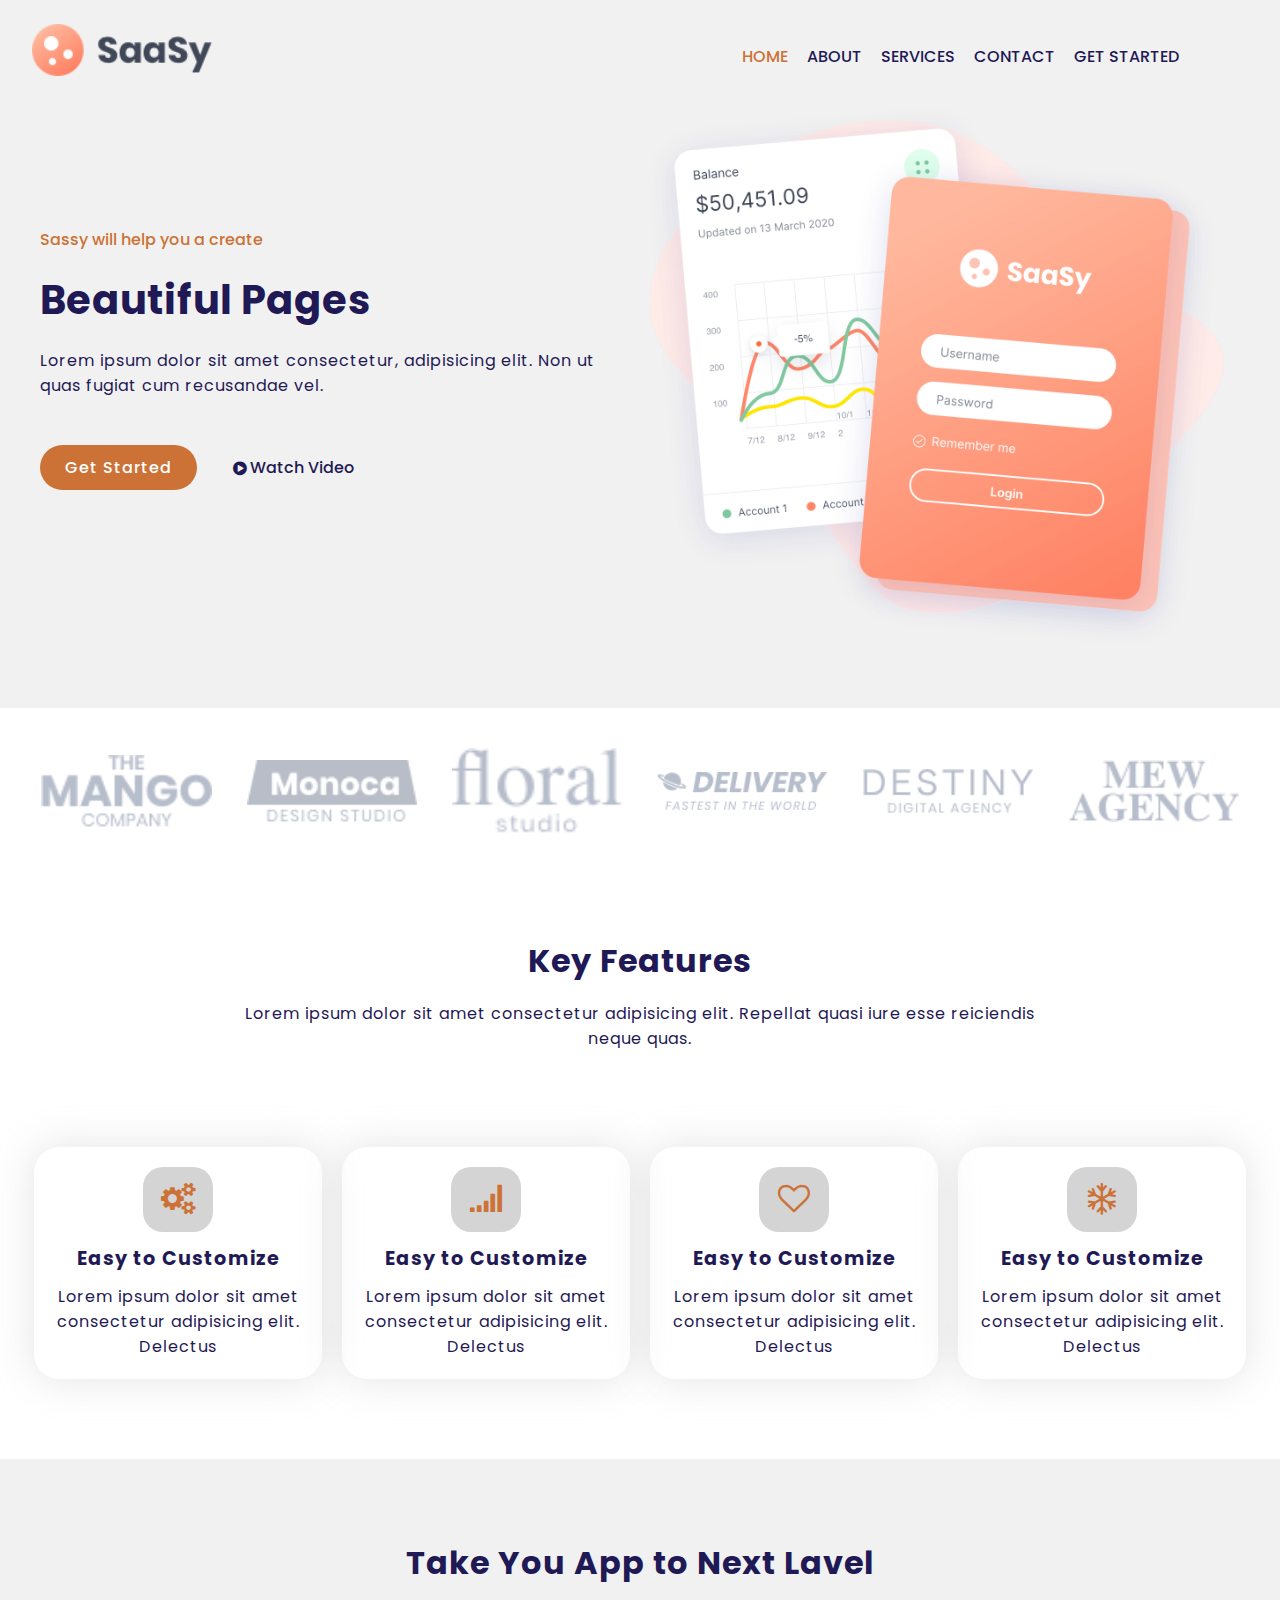
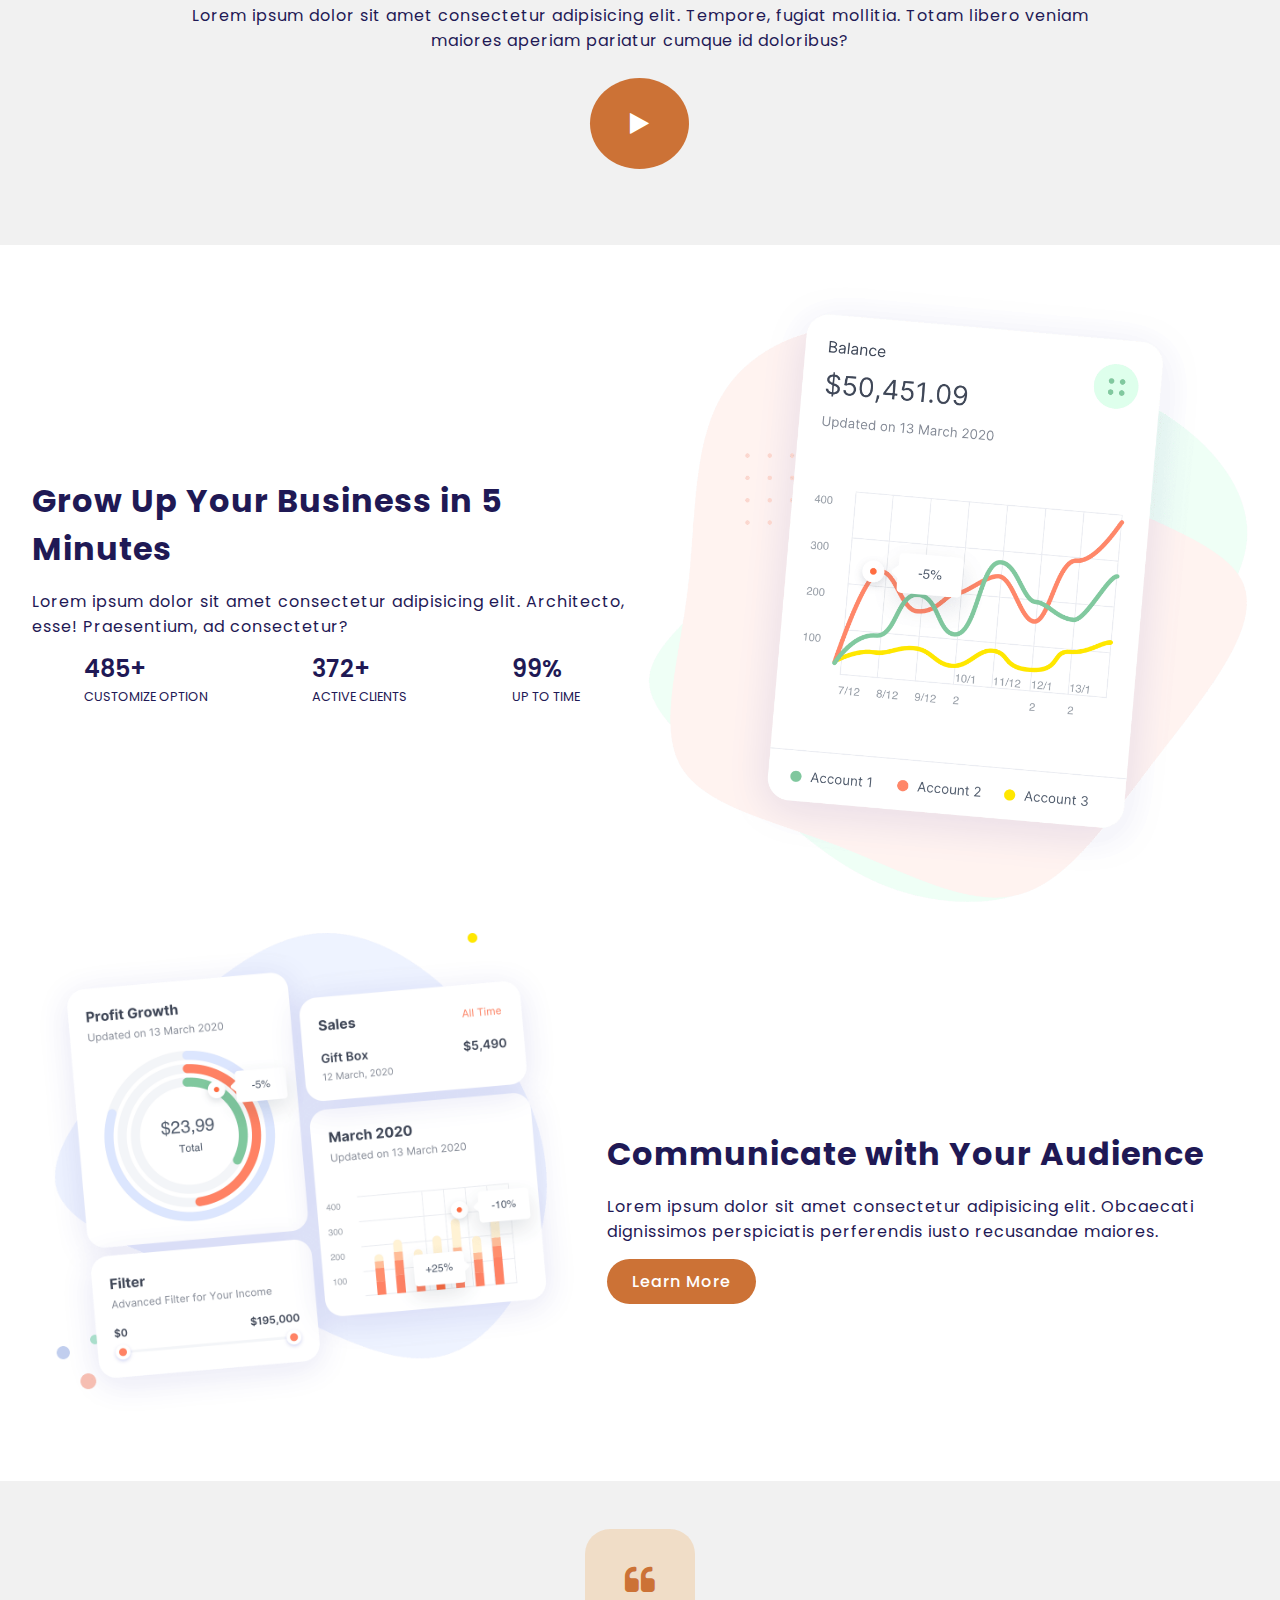
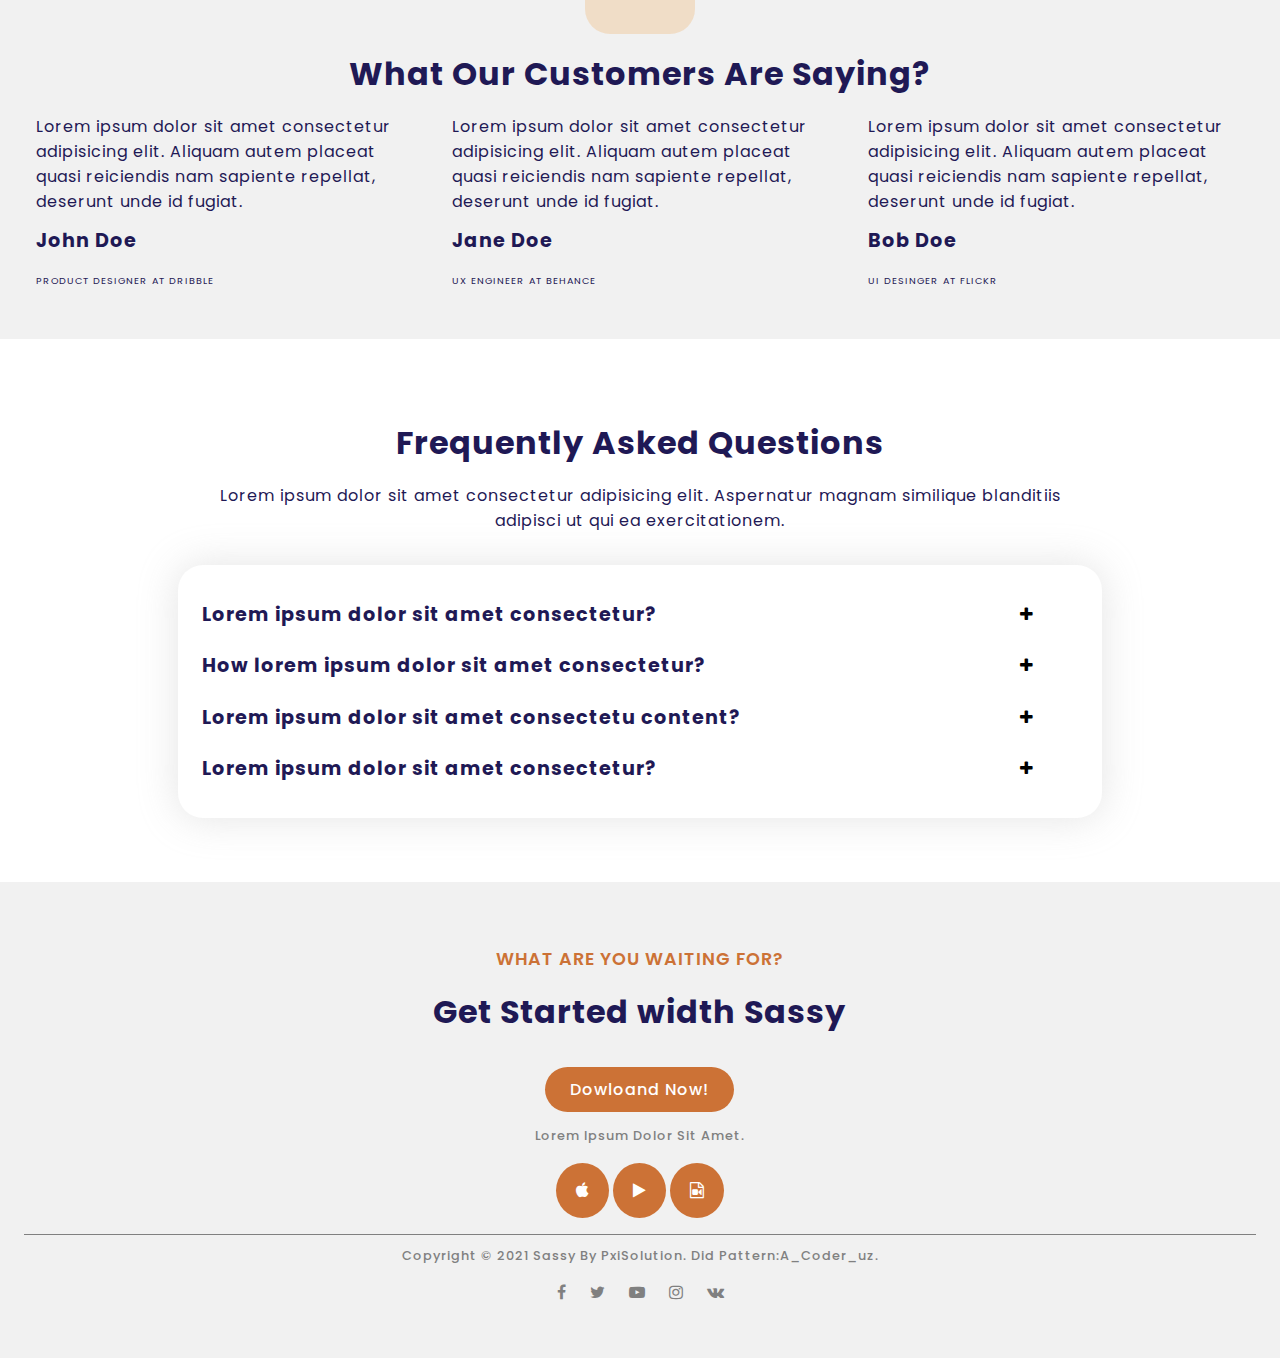
<file: index.html>
<!DOCTYPE html>
<html lang="en">

<head>
    <meta charset="UTF-8">
    <meta http-equiv="X-UA-Compatible" content="IE=edge">
    <meta name="viewport" content="width=device-width, initial-scale=1.0">
    <link rel="preconnect" href="https://fonts.gstatic.com">
    <link
        href="https://fonts.googleapis.com/css2?family=Poppins:ital,wght@0,100;0,200;0,300;0,400;0,500;0,600;0,700;0,800;0,900;1,100;1,200;1,300;1,400;1,500;1,600;1,700&display=swap"
        rel="stylesheet">
    <link rel="stylesheet" href="https://stackpath.bootstrapcdn.com/font-awesome/4.7.0/css/font-awesome.min.css"
        integrity="sha384-wvfXpqpZZVQGK6TAh5PVlGOfQNHSoD2xbE+QkPxCAFlNEevoEH3Sl0sibVcOQVnN" crossorigin="anonymous">
    <link rel="stylesheet" href="css/flex.css">
    <link rel="stylesheet" href="css/style.css">
    <title>Sassy</title>
</head>

<body>
    <header class="header">
        <nav class="header__nav">
            <div class="container-fluid">
                <div class="container">
                    <div class="row">
                        <div class="header__logo start-xs col-md-6 col-lg-6 col-xs-6">
                            <img src="img/site-logo.png" alt="logo">
                        </div>
                        <div class="toogle header__links end-xs col-lg-6 col-xs-6">
                            <input type="checkbox" id="check">
                            <label for="check" class="checkbtn">
                                <i class="fa fa-bars" aria-hidden="true"></i>
                            </label>
                            <ul class="menu">
                                <li><a class="active" href="#">home</a></li>
                                <li><a href="about.html">about</a></li>
                                <li><a  href="services.html">services</a></li>
                                <li><a href="contact.html">contact</a></li>
                                <li><a href="#">get started</a></li>
                            </ul>
                        </div> 
                    </div>
                </div>
            </div>
        </nav>
        <div class="header__banner">
            <div class="container-fluid">
                <div class="container">
                    <div class="row middle-lg start-lg middle-md start-md col-xs-12 center-xs ">
                        <div class="col-md-6 col-lg-6">
                            <span>Sassy will help you a create</span>
                            <h1 class="header__banner__title">Beautiful Pages</h1>
                            <p class="header__banner__p">
                                Lorem ipsum dolor sit amet consectetur, adipisicing elit. Non ut quas fugiat cum
                                recusandae
                                vel.
                            </p>
                            <div class="header__banner__buttons">
                                <a href="#" class="btn">Get Started</a>
                                <a href="#"><i class="fa fa-play-circle" aria-hidden="true"></i>Watch Video</a>
                            </div>
                        </div>
                        <div class="col-md-6 col-lg-6 col-xs-12 col-sm-12 center-xs">
                            <div class="header__banner_img">
                                <img src="img/slide-1.png" alt="img">
                            </div>
                        </div>
                    </div>
                </div>
            </div>
        </div>
    </header>
    <section class="brand">
        <div class="container-fluid">
            <div class="container">
                <div class="row middle-md center-md">
                    <div class="brand__img col-xs-6 col-md-4 col-lg-2">
                        <img src="img/a-1.png" alt="brand">
                    </div>
                    <div class="brand__img col-xs-6 col-md-4 col-lg-2">
                        <img src="img/a-2.png" alt="brand">
                    </div>
                    <div class="brand__img col-xs-6 col-md-4 col-lg-2">
                        <img src="img/a-3.png" alt="brand">
                    </div>
                    <div class="brand__img col-xs-6 col-md-4 col-lg-2">
                        <img src="img/a-4.png" alt="brand">
                    </div>
                    <div class="brand__img col-xs-6 col-md-4 col-lg-2">
                        <img src="img/a-5.png" alt="brand">
                    </div>
                    <div class="brand__img col-xs-6 col-md-4 col-lg-2">
                        <img src="img/a-6.png" alt="brand">
                    </div>
                </div>
            </div>
        </div>
    </section>
    <section class="key">
        <div class="container-fluid">
            <div class="container">
                <div class="row center-xs">
                    <div class="col-xs-8">
                        <h2>Key Features</h2>
                        <p>
                            Lorem ipsum dolor sit amet consectetur adipisicing elit. Repellat quasi iure esse reiciendis
                            neque quas.
                        </p>
                    </div>
                </div>
                <div class="row center-xs key__qator">
                    <div class="key__box center-xs col-xs-12 col-md-3">
                        <div class="key__box__content">
                            <div class="key__box__content__icon">
                                <i class="fa fa-cogs" aria-hidden="true"></i>
                            </div>
                            <h3>Easy to Customize</h3>
                            <p>Lorem ipsum dolor sit amet consectetur adipisicing elit. Delectus</p>
                        </div>
                    </div>
                    <div class="key__box col-xs-12 col-md-3">
                        <div class="key__box__content">
                            <div class="key__box__content__icon">
                                <i class="fa fa-signal" aria-hidden="true"></i>
                            </div>
                            <h3>Easy to Customize</h3>
                            <p>Lorem ipsum dolor sit amet consectetur adipisicing elit. Delectus</p>
                        </div>
                    </div>
                    <div class="key__box col-xs-12 col-md-3">
                        <div class="key__box__content">
                            <div class="key__box__content__icon">
                                <i class="fa fa-heart-o" aria-hidden="true"></i>
                            </div>
                            <h3>Easy to Customize</h3>
                            <p>Lorem ipsum dolor sit amet consectetur adipisicing elit. Delectus</p>
                        </div>
                    </div>
                    <div class="key__box col-xs-12 col-md-3">
                        <div class="key__box__content">
                            <div class="key__box__content__icon">
                                <i class="fa fa-snowflake-o" aria-hidden="true"></i>
                            </div>
                            <h3>Easy to Customize</h3>
                            <p>Lorem ipsum dolor sit amet consectetur adipisicing elit. Delectus</p>
                        </div>
                    </div>
                </div>
            </div>
        </div>
    </section>
    <section class="app">
        <div class="container-fluid">
            <div class="container">
                <div class="row center-xs">
                    <div class="col-xs-9">
                        <h2>Take You App to Next Lavel</h2>
                        <p>
                            Lorem ipsum dolor sit amet consectetur adipisicing elit. Tempore, fugiat mollitia. Totam
                            libero veniam maiores aperiam pariatur cumque id doloribus?
                        </p>
                        <a href="#"><i class="fa fa-play" aria-hidden="true"></i></a>
                    </div>
                </div>
            </div>
        </div>
    </section>
    <section class="marketing">
        <div class="container-fluid">
            <div class="container">
                <div class="row middle-md start-md">
                    <div class="col-xs-12 col-md-6">
                        <h2>Grow Up Your Business in 5 Minutes</h2>
                        <p>
                            Lorem ipsum dolor sit amet consectetur adipisicing elit. Architecto, esse! Praesentium, ad
                            consectetur?
                        </p>
                        <ul class="marketing__numbers">
                            <li>
                                <span>485+</span>
                                <p>Customize option</p>
                            </li>
                            <li>
                                <span>372+</span>
                                <p>Active Clients</p>
                            </li>
                            <li>
                                <span>99%</span>
                                <p>Up to time</p>
                            </li>
                        </ul>
                    </div>
                    <div class="marketing__img col-xs-12 col-md-6">
                        <img src="img/slide-mid-1.png" alt="img">
                    </div>
                </div>
                <div class="row middle-md marketing__grid">
                    <div class="marketing__grid__text col-xs-12 col-md-6 col-lg-6">
                        <div class="marketing__grid__text__main">
                            <h2>
                                Communicate with Your Audience
                            </h2>
                            <p>
                                Lorem ipsum dolor sit amet consectetur adipisicing elit. Obcaecati dignissimos
                                perspiciatis perferendis iusto recusandae maiores.
                            </p>
                            <a href="#" class="btn">Learn More</a>
                        </div>
                    </div>
                    <div class="marketing__grid__img col-xs-12 col-md-6 col-lg-6">
                        <img src="img/slide-mid-2.png" alt="img">
                    </div>
                </div>
            </div>
        </div>
    </section>
    <section class="saying">
        <div class="container-fluid">
            <div class="container">
                <div class="row center-xs">
                    <div class="saying__icon">
                        <i class="fa fa-quote-left" aria-hidden="true"></i>
                    </div>
                    <h2>What Our Customers Are Saying?</h2>
                    <div class="saying__box row center-xs start-md">
                        <div class="saying__box__text col-xs-12 col-md-4">
                            <p>
                                Lorem ipsum dolor sit amet consectetur adipisicing elit. Aliquam autem placeat quasi
                                reiciendis nam sapiente repellat, deserunt unde id fugiat.
                            </p>
                            <h3>John Doe</h3>
                            <span>Product Designer at dribble</span>
                        </div>
                        <div class="saying__box__text col-xs-12 col-md-4">
                            <p>
                                Lorem ipsum dolor sit amet consectetur adipisicing elit. Aliquam autem placeat quasi
                                reiciendis nam sapiente repellat, deserunt unde id fugiat.
                            </p>
                            <h3>Jane Doe</h3>
                            <span>ux engineer at behance</span>
                        </div>
                        <div class="saying__box__text col-xs-12 col-md-4">
                            <p>
                                Lorem ipsum dolor sit amet consectetur adipisicing elit. Aliquam autem placeat quasi
                                reiciendis nam sapiente repellat, deserunt unde id fugiat.
                            </p>
                            <h3>Bob Doe</h3>
                            <span>ui desinger at flickr</span>
                        </div>
                    </div>
                </div>
            </div>
        </div>
    </section>
    <section class="questions">
        <div class="container-fluid">
            <div class="container">
                <div class="row middle-xs center-md">
                    <div class="row center-xs">
                        <div class="col-xs-9">
                            <h2>Frequently Asked Questions</h2>
                            <p>
                                Lorem ipsum dolor sit amet consectetur adipisicing elit. Aspernatur magnam similique
                                blanditiis
                                adipisci ut qui ea exercitationem.
                            </p>
                        </div>
                    </div>
                    <div class="questions__box col-xs-12 col-md-9">
                        <div class="row middle-xs start-md">
                            <div class="col-xs-11">
                                <h3>Lorem ipsum dolor sit amet consectetur?</h3>
                            </div>
                            <div class="col-xs-1">
                                <i class="fa fa-plus" aria-hidden="true"></i>
                            </div>
                            <div class="col-xs-11">
                                <h3>How lorem ipsum dolor sit amet consectetur?</h3>
                            </div>
                            <div class="col-xs-1">
                                <i class="fa fa-plus" aria-hidden="true"></i>
                            </div>
                            <div class="col-xs-11">
                                <h3>Lorem ipsum dolor sit amet consectetu content?</h3>
                            </div>
                            <div class="col-xs-1">
                                <i class="fa fa-plus" aria-hidden="true"></i>
                            </div>
                            <div class="col-xs-11">
                                <h3>Lorem ipsum dolor sit amet consectetur?</h3>
                            </div>
                            <div class="col-xs-1">
                                <i class="fa fa-plus" aria-hidden="true"></i>
                            </div>
                        </div>
                    </div>
                </div>
            </div>
        </div>
    </section>
    <section class="footer">
        <div class="container-fluid">
            <div class="container">
                <div class="row center-xs">
                    <div class="col-xs-10 col-md-8">
                        <span>What are you waiting for?</span>
                        <h2>Get Started width Sassy</h2>
                        <a href="#" class="btn">Dowloand now!</a> <br>
                        <span class="footer__span">
                            Lorem ipsum dolor sit amet.
                        </span>
                        <ul class="footer__brand">
                            <li><a href="#"><i class="fa fa-apple" aria-hidden="true"></i></a></li>
                            <li><a href="#"><i class="fa fa-play" aria-hidden="true"></i></a></li>
                            <li><a href="#"><i class="fa fa-file-video-o" aria-hidden="true"></i></a></li>
                        </ul>
                    </div>
                </div>
                <div class="row footer__links center-xs">
                    <div class="hr"></div>
                    <div class="col-xs-9">
                        <span class="footer__links__span">
                            Copyright &copy; 2021 Sassy by PxiSolution. Did pattern:A_Coder_uz.
                        </span>
                        <ul class="footer__links__ul">
                            <li><a href="#"><i class="fa fa-facebook" aria-hidden="true"></i></a></li>
                            <li><a href="#"><i class="fa fa-twitter" aria-hidden="true"></i></a></li>
                            <li><a href="#"><i class="fa fa-youtube-play" aria-hidden="true"></i></a></li>
                            <li><a href="#"><i class="fa fa-instagram" aria-hidden="true"></i></a></li>
                            <li><a href="#"><i class="fa fa-vk" aria-hidden="true"></i></a></li>
                        </ul>
                    </div>
                </div>
            </div>
        </div>
    </section>
</body>

</html>
</file>
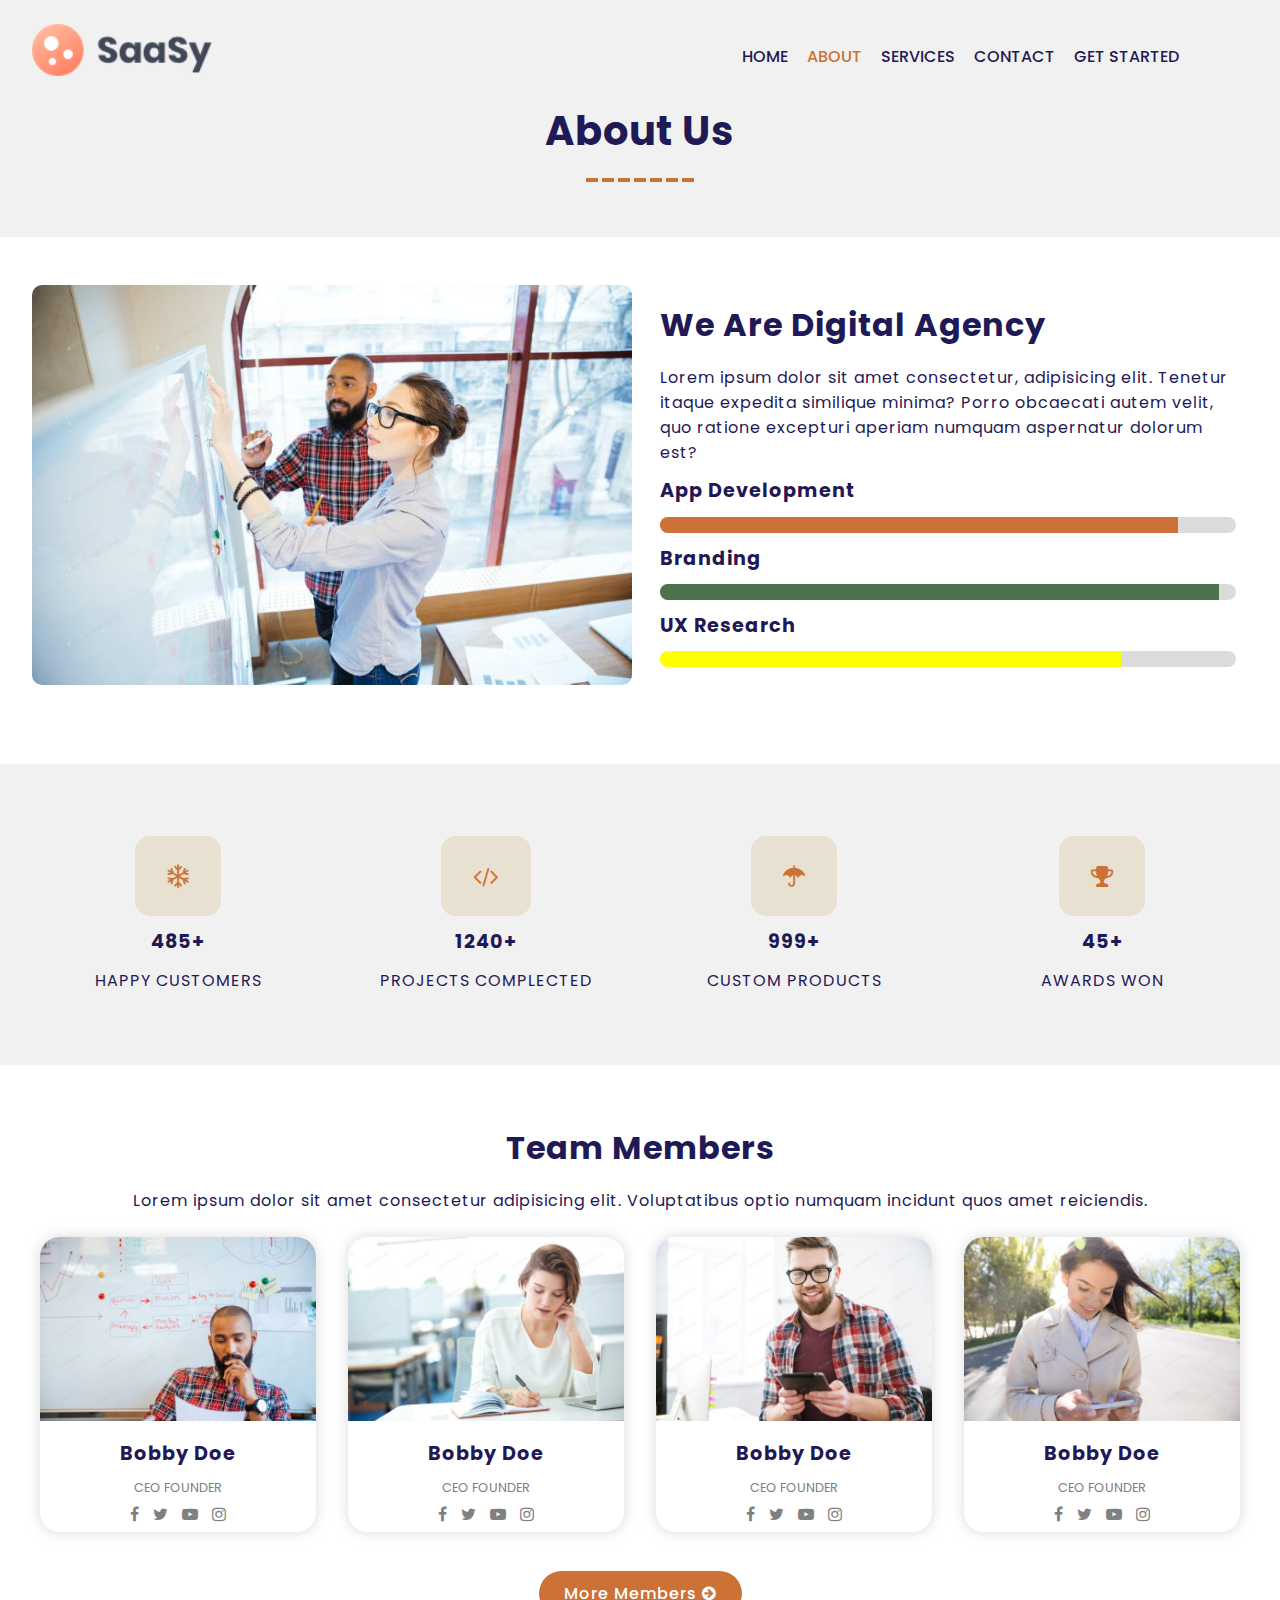
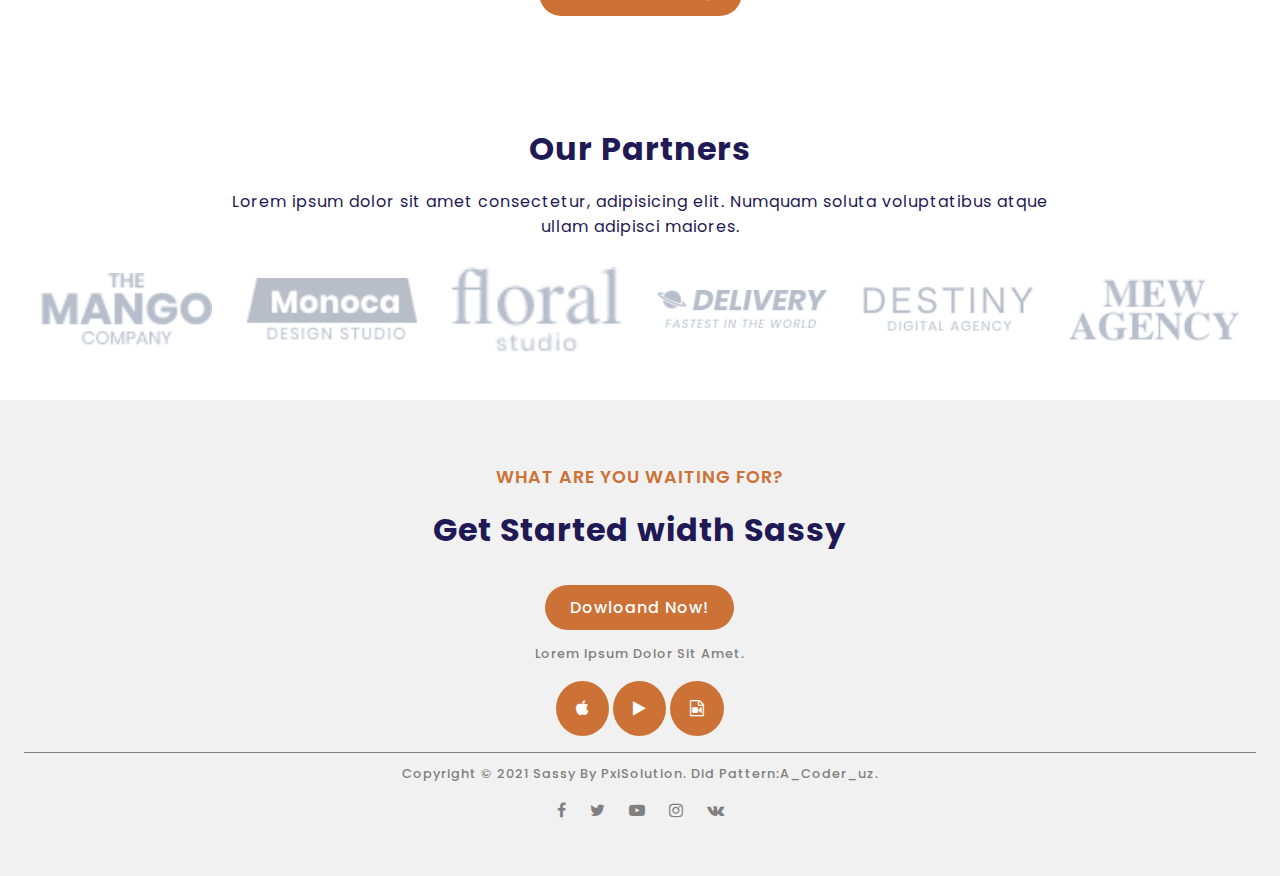
<file: about.html>
<!DOCTYPE html>
<html lang="en">

<head>
    <meta charset="UTF-8">
    <meta http-equiv="X-UA-Compatible" content="IE=edge">
    <meta name="viewport" content="width=device-width, initial-scale=1.0">
    <link rel="preconnect" href="https://fonts.gstatic.com">
    <link
        href="https://fonts.googleapis.com/css2?family=Poppins:ital,wght@0,100;0,200;0,300;0,400;0,500;0,600;0,700;0,800;0,900;1,100;1,200;1,300;1,400;1,500;1,600;1,700&display=swap"
        rel="stylesheet">
    <link rel="stylesheet" href="https://stackpath.bootstrapcdn.com/font-awesome/4.7.0/css/font-awesome.min.css"
        integrity="sha384-wvfXpqpZZVQGK6TAh5PVlGOfQNHSoD2xbE+QkPxCAFlNEevoEH3Sl0sibVcOQVnN" crossorigin="anonymous">
    <link rel="stylesheet" href="css/flex.css">
    <link rel="stylesheet" href="css/style.css">
    <title>Sassy</title>
</head>

<body>
    <header class="header">
        <nav class="header__nav">
            <div class="container-fluid">
                <div class="container">
                    <div class="row">
                        <div class="header__logo start-xs col-md-6 col-lg-6 col-xs-6">
                            <img src="img/site-logo.png" alt="logo">
                        </div>
                        <div class="toogle header__links end-xs col-lg-6 col-xs-6">
                            <input type="checkbox" id="check">
                            <label for="check" class="checkbtn">
                                <i class="fa fa-bars" aria-hidden="true"></i>
                            </label>
                            <ul class="menu">
                                <li><a href="index.html">home</a></li>
                                <li><a class="active" href="#">about</a></li>
                                <li><a  href="services.html">services</a></li>
                                <li><a href="contact.html">contact</a></li>
                                <li><a href="#">get started</a></li>
                            </ul>
                        </div> 
                    </div>
                </div>
            </div>
        </nav>
        <div class="header__title">
            <div class="container-fluid">
                <div class="container">
                    <div class="row center-xs">
                        <div class="col-xs-12 col-md-10">
                            <h1>About Us</h1>
                            <ul class="header__title_spans">
                                <li class="header__title_spans__li"></li>
                                <li class="header__title_spans__li"></li>
                                <li class="header__title_spans__li"></li>
                                <li class="header__title_spans__li"></li>
                                <li class="header__title_spans__li"></li>
                                <li class="header__title_spans__li"></li>
                                <li class="header__title_spans__li"></li>
                            </ul>
                        </div>
                    </div>
                </div>
            </div>
        </div>
    </header>
    <section class="digital">
        <div class="container-fluid">
            <div class="container">
                <div class="row center-xs">
                    <div class="digital__img col-xs-11 col-md-6">
                        <img src="img/about.jpeg" alt="img">
                    </div>
                    <div class="digital__text col-xs-11 start-xs col-md-6">
                        <h2>We Are Digital Agency</h2>
                        <p>
                            Lorem ipsum dolor sit amet consectetur, adipisicing elit. Tenetur itaque expedita
                            similique minima? Porro obcaecati autem velit, quo ratione excepturi aperiam numquam
                            aspernatur dolorum est?
                        </p>
                        <div class="row start-xs">
                            <div class="col-xs-12 start-xs">
                                <h3>App Development</h3>
                                <div class="progress">
                                    <div class="progress__bar__one"></div>
                                </div>
                                <h3>Branding</h3>
                                <div class="progress">
                                    <div class="progress__bar__two"></div>
                                </div>
                                <h3>UX Research</h3>
                                <div class="progress">
                                    <div class="progress__bar__tree"></div>
                                </div>
                            </div>
                        </div>
                    </div>
                </div>
            </div>
        </div>
    </section>
    <section class="icons">
        <div class="container-fluid">
            <div class="container">
                <div class="row">
                    <div class="icons__pad col-xs-6 col-md-3">
                        <div class="icons__pad__box center-xs">
                            <i class="fa fa-snowflake-o" aria-hidden="true"></i>
                            <h3>485+</h3>
                            <p>Happy Customers</p>
                        </div>
                    </div>
                    <div class="icons__pad col-xs-6 col-md-3">
                        <div class="icons__pad__box center-xs">
                            <i class="fa fa-code" aria-hidden="true"></i>
                            <h3>1240+</h3>
                            <p>Projects Complected</p>
                        </div>
                    </div>
                    <div class="icons__pad col-xs-6 col-md-3">
                        <div class="icons__pad__box center-xs">
                            <i class="fa fa-umbrella" aria-hidden="true"></i>
                            <h3>999+</h3>
                            <p>Custom products</p>
                        </div>
                    </div>
                    <div class="icons__pad col-xs-6 col-md-3">
                        <div class="icons__pad__box center-xs">
                            <i class="fa fa-trophy" aria-hidden="true"></i>
                            <h3>45+</h3>
                            <p>Awards won</p>
                        </div>
                    </div>
                </div>
            </div>
        </div>
    </section>
    <section class="team">
        <div class="container-fluid">
            <div class="container">
                <div class="row center-xs">
                    <h2>Team Members</h2>
                    <p>
                        Lorem ipsum dolor sit amet consectetur adipisicing elit. Voluptatibus optio numquam incidunt
                        quos amet reiciendis.
                    </p>
                    <div class="team__box col-xs-12 col-sm-6 col-md-3">
                        <div class="team__box__content">
                            <img src="img/team1.jpeg" alt="img">
                            <h3>
                                Bobby Doe
                            </h3>
                            <p>
                                Ceo Founder
                            </p>
                            <ul class="team__box__content__ul">
                                <li><a href="#"><i class="fa fa-facebook" aria-hidden="true"></i></a></li>
                                <li><a href="#"><i class="fa fa-twitter" aria-hidden="true"></i></a></li>
                                <li><a href="#"><i class="fa fa-youtube-play" aria-hidden="true"></i></a></li>
                                <li><a href="#"><i class="fa fa-instagram" aria-hidden="true"></i></a></li>
                            </ul>
                        </div>
                    </div>
                    <div class="team__box col-xs-12 col-sm-6 col-md-3">
                        <div class="team__box__content">
                            <img src="img/team2.jpeg" alt="img">
                            <h3>
                                Bobby Doe
                            </h3>
                            <p>
                                Ceo Founder
                            </p>
                            <ul class="team__box__content__ul">
                                <li><a href="#"><i class="fa fa-facebook" aria-hidden="true"></i></a></li>
                                <li><a href="#"><i class="fa fa-twitter" aria-hidden="true"></i></a></li>
                                <li><a href="#"><i class="fa fa-youtube-play" aria-hidden="true"></i></a></li>
                                <li><a href="#"><i class="fa fa-instagram" aria-hidden="true"></i></a></li>
                            </ul>
                        </div>
                    </div>
                    <div class="team__box col-xs-12 col-sm-6 col-md-3">
                        <div class="team__box__content">
                            <img src="img/team3.jpg" alt="img">
                            <h3>
                                Bobby Doe
                            </h3>
                            <p>
                                Ceo Founder
                            </p>
                            <ul class="team__box__content__ul">
                                <li><a href="#"><i class="fa fa-facebook" aria-hidden="true"></i></a></li>
                                <li><a href="#"><i class="fa fa-twitter" aria-hidden="true"></i></a></li>
                                <li><a href="#"><i class="fa fa-youtube-play" aria-hidden="true"></i></a></li>
                                <li><a href="#"><i class="fa fa-instagram" aria-hidden="true"></i></a></li>
                            </ul>
                        </div>
                    </div>
                    <div class="team__box col-xs-12 col-sm-6 col-md-3">
                        <div class="team__box__content">
                            <img src="img/team4.jpg" alt="img">
                            <h3>
                                Bobby Doe
                            </h3>
                            <p>
                                Ceo Founder
                            </p>
                            <ul class="team__box__content__ul">
                                <li><a href="#"><i class="fa fa-facebook" aria-hidden="true"></i></a></li>
                                <li><a href="#"><i class="fa fa-twitter" aria-hidden="true"></i></a></li>
                                <li><a href="#"><i class="fa fa-youtube-play" aria-hidden="true"></i></a></li>
                                <li><a href="#"><i class="fa fa-instagram" aria-hidden="true"></i></a></li>
                            </ul>
                        </div>
                    </div>
                    <a href="#" class="btn">More Members <i class="fa fa-arrow-circle-right" aria-hidden="true"></i></a>
                </div>
            </div>
        </div>
    </section>
    <section class="brand">
        <div class="container-fluid">
            <div class="container">
                <h2>Our Partners</h2>
                <p>
                    Lorem ipsum dolor sit amet consectetur, adipisicing elit. Numquam soluta voluptatibus atque ullam
                    adipisci maiores.
                </p>
                <div class="row middle-md center-md">
                    <div class="brand__img col-xs-6 col-md-4 col-lg-2">
                        <img src="img/a-1.png" alt="brand">
                    </div>
                    <div class="brand__img col-xs-6 col-md-4 col-lg-2">
                        <img src="img/a-2.png" alt="brand">
                    </div>
                    <div class="brand__img col-xs-6 col-md-4 col-lg-2">
                        <img src="img/a-3.png" alt="brand">
                    </div>
                    <div class="brand__img col-xs-6 col-md-4 col-lg-2">
                        <img src="img/a-4.png" alt="brand">
                    </div>
                    <div class="brand__img col-xs-6 col-md-4 col-lg-2">
                        <img src="img/a-5.png" alt="brand">
                    </div>
                    <div class="brand__img col-xs-6 col-md-4 col-lg-2">
                        <img src="img/a-6.png" alt="brand">
                    </div>
                </div>
            </div>
        </div>
    </section>
    <section class="footer">
        <div class="container-fluid">
            <div class="container">
                <div class="row center-xs">
                    <div class="col-xs-10 col-md-8">
                        <span>What are you waiting for?</span>
                        <h2>Get Started width Sassy</h2>
                        <a href="#" class="btn">Dowloand now!</a> <br>
                        <span class="footer__span">
                            Lorem ipsum dolor sit amet.
                        </span>
                        <ul class="footer__brand">
                            <li><a href="#"><i class="fa fa-apple" aria-hidden="true"></i></a></li>
                            <li><a href="#"><i class="fa fa-play" aria-hidden="true"></i></a></li>
                            <li><a href="#"><i class="fa fa-file-video-o" aria-hidden="true"></i></a></li>
                        </ul>
                    </div>
                </div>
                <div class="row footer__links center-xs">
                    <div class="hr"></div>
                    <div class="col-xs-9">
                        <span class="footer__links__span">
                            Copyright &copy; 2021 Sassy by PxiSolution. Did pattern:A_Coder_uz.
                        </span>
                        <ul class="footer__links__ul">
                            <li><a href="#"><i class="fa fa-facebook" aria-hidden="true"></i></a></li>
                            <li><a href="#"><i class="fa fa-twitter" aria-hidden="true"></i></a></li>
                            <li><a href="#"><i class="fa fa-youtube-play" aria-hidden="true"></i></a></li>
                            <li><a href="#"><i class="fa fa-instagram" aria-hidden="true"></i></a></li>
                            <li><a href="#"><i class="fa fa-vk" aria-hidden="true"></i></a></li>
                        </ul>
                    </div>
                </div>
            </div>
        </div>
    </section>
</body>

</html>
</file>
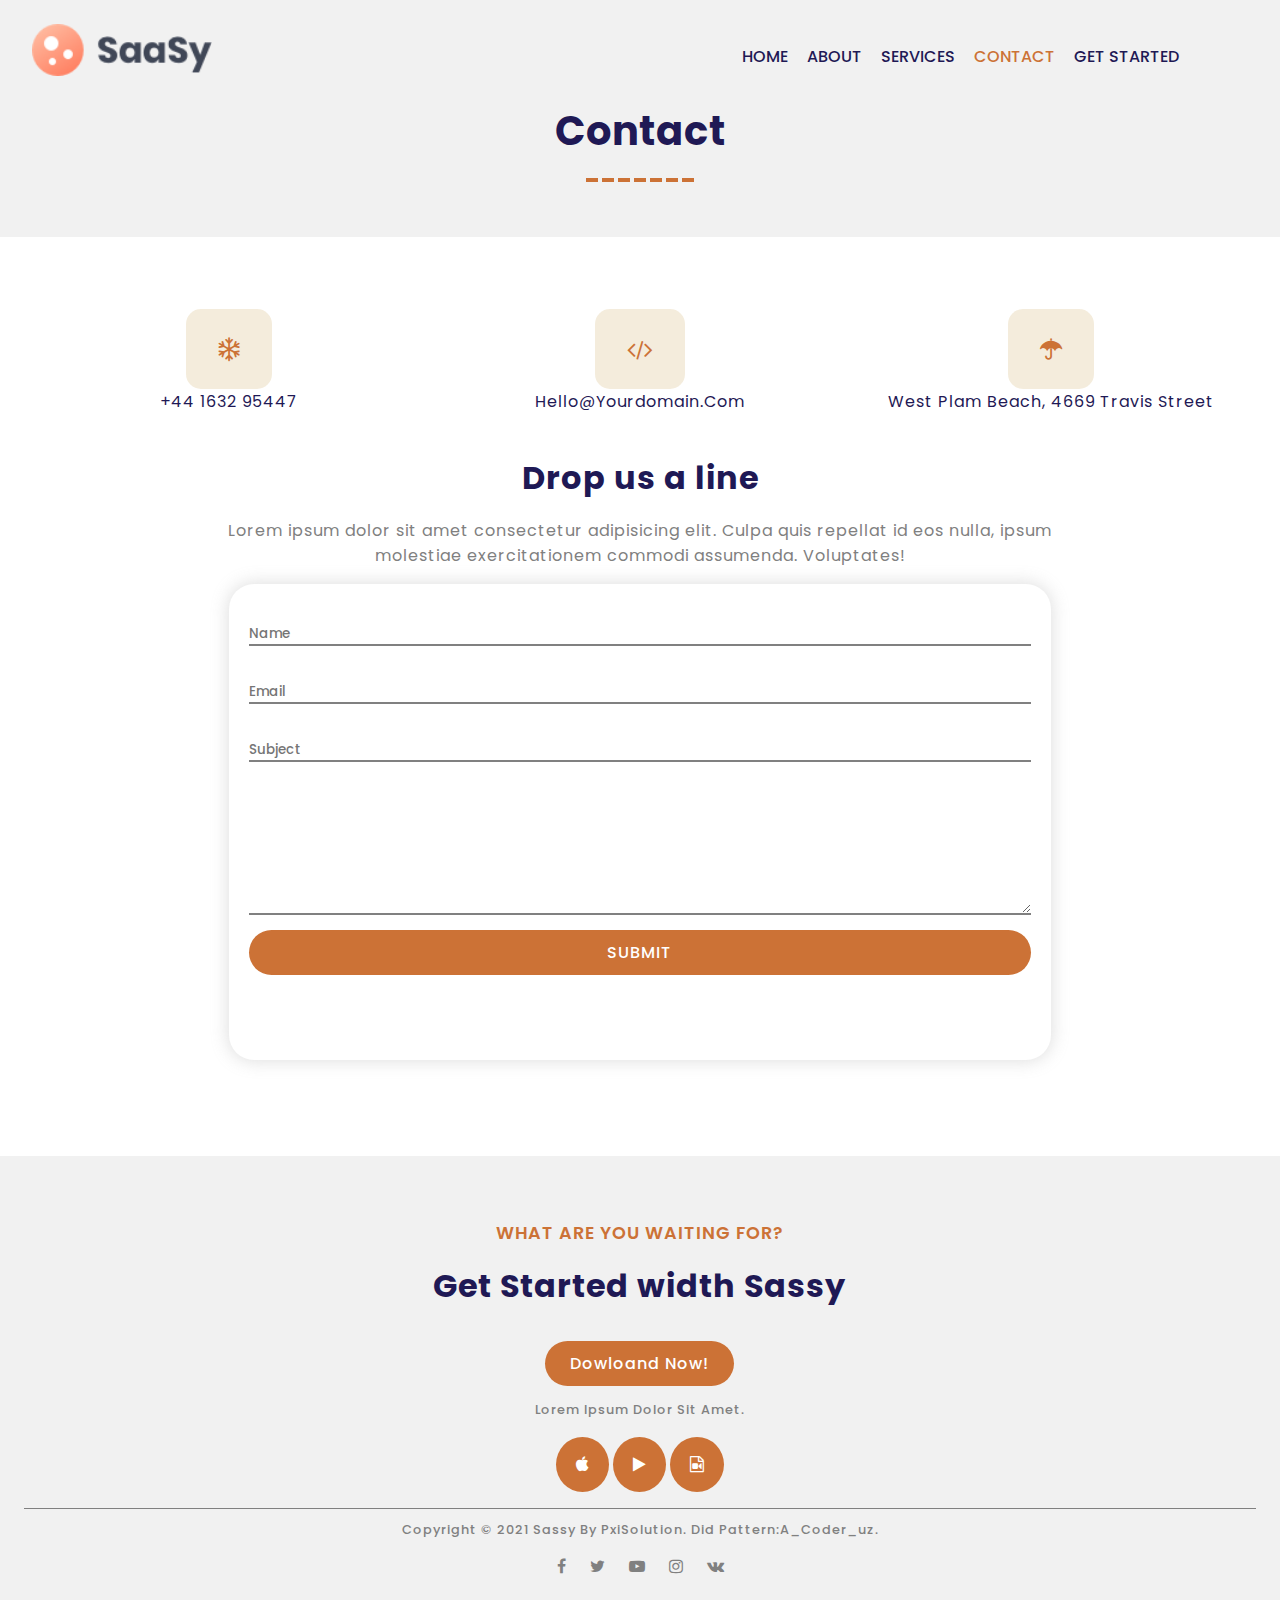
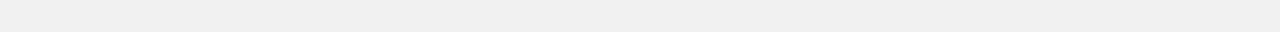
<file: contact.html>
<!DOCTYPE html>
<html lang="en">
    <head>
        <meta charset="UTF-8">
        <meta http-equiv="X-UA-Compatible" content="IE=edge">
        <meta name="viewport" content="width=device-width, initial-scale=1.0">
        <link rel="preconnect" href="https://fonts.gstatic.com">
        <link
            href="https://fonts.googleapis.com/css2?family=Poppins:ital,wght@0,100;0,200;0,300;0,400;0,500;0,600;0,700;0,800;0,900;1,100;1,200;1,300;1,400;1,500;1,600;1,700&display=swap"
            rel="stylesheet">
        <link rel="stylesheet" href="https://stackpath.bootstrapcdn.com/font-awesome/4.7.0/css/font-awesome.min.css"
            integrity="sha384-wvfXpqpZZVQGK6TAh5PVlGOfQNHSoD2xbE+QkPxCAFlNEevoEH3Sl0sibVcOQVnN" crossorigin="anonymous">
        <link rel="stylesheet" href="css/flex.css">
        <link rel="stylesheet" href="css/style.css">
        <title>Sassy</title>
    </head>
<body>
    <header class="header">
        <nav class="header__nav">
            <div class="container-fluid">
                <div class="container">
                    <div class="row">
                        <div class="header__logo start-xs col-md-6 col-lg-6 col-xs-6">
                            <img src="img/site-logo.png" alt="logo">
                        </div>
                        <div class="toogle header__links end-xs col-lg-6 col-xs-6">
                            <input type="checkbox" id="check">
                            <label for="check" class="checkbtn">
                                <i class="fa fa-bars" aria-hidden="true"></i>
                            </label>
                            <ul class="menu">
                                <li><a href="index.html">home</a></li>
                                <li><a href="about.html">about</a></li>
                                <li><a  href="services.html">services</a></li>
                                <li><a class="active" href="#">contact</a></li>
                                <li><a href="#">get started</a></li>
                            </ul>
                        </div>                        
                    </div>
                </div>
            </div>
        </nav>
        <div class="header__title">
            <div class="container-fluid">
                <div class="container">
                    <div class="row center-xs">
                        <div class="col-xs-12 col-md-10">
                            <h1>Contact</h1>
                            <ul class="header__title_spans">
                                <li class="header__title_spans__li"></li>
                                <li class="header__title_spans__li"></li>
                                <li class="header__title_spans__li"></li>
                                <li class="header__title_spans__li"></li>
                                <li class="header__title_spans__li"></li>
                                <li class="header__title_spans__li"></li>
                                <li class="header__title_spans__li"></li>
                            </ul>
                        </div>
                    </div>
                </div>
            </div>
        </div>
    </header>
    <section class="icons sign">
        <div class="container-fluid">
            <div class="container">
                <div class="row">
                    <div class="icons__pad col-xs-12 col-md-4">
                        <div class="icons__pad__box center-xs">
                            <i class="fa fa-snowflake-o" aria-hidden="true"></i><br>
                            <p style="text-transform:capitalize">+44 1632 95447</p>
                        </div>
                    </div>
                    <div class="icons__pad col-xs-12 col-md-4">
                        <div class="icons__pad__box center-xs">
                            <i class="fa fa-code" aria-hidden="true"></i><br>
                            <p style="text-transform:capitalize">hello@yourdomain.com</p>
                        </div>
                    </div>
                    <div class="icons__pad col-xs-12 col-md-4">
                        <div class="icons__pad__box center-xs">
                            <i class="fa fa-umbrella" aria-hidden="true"></i><br>
                            <p style="text-transform:capitalize">West Plam Beach, 4669 Travis Street</p>
                        </div>
                    </div>
                </div>
                <div class="row center-xs sign__box">
                    <div class="col-xs-12 col-md-9">
                        <h2>Drop us a line</h2>
                        <p>
                            Lorem ipsum dolor sit amet consectetur adipisicing elit. Culpa quis repellat id eos nulla, ipsum molestiae exercitationem commodi assumenda. Voluptates!
                        </p>
                    </div>
                    <div class="col-xs-12 col-md-8 sign__box__content">
                        <label for="name">
                            <input type="text" id="name" placeholder="Name">
                        </label>
                        <label for="email">
                            <input type="text" id="email" placeholder="Email">
                        </label>
                        <label for="subject">
                            <input type="text" id="subject" placeholder="Subject">
                        </label>
                        <textarea name="massage" cols="30" rows="10">
                        </textarea>
                        <a href="#" class="btn">SUBMIT</a>
                    </div>
                </div>
            </div>
        </div>
    </section>
    <section class="footer">
        <div class="container-fluid">
            <div class="container">
                <div class="row center-xs">
                    <div class="col-xs-10 col-md-8">
                        <span>What are you waiting for?</span>
                        <h2>Get Started width Sassy</h2>
                        <a href="#" class="btn">Dowloand now!</a> <br>
                        <span class="footer__span">
                            Lorem ipsum dolor sit amet.
                        </span>
                        <ul class="footer__brand">
                            <li><a href="#"><i class="fa fa-apple" aria-hidden="true"></i></a></li>
                            <li><a href="#"><i class="fa fa-play" aria-hidden="true"></i></a></li>
                            <li><a href="#"><i class="fa fa-file-video-o" aria-hidden="true"></i></a></li>
                        </ul>
                    </div>
                </div>
                <div class="row footer__links center-xs">
                    <div class="hr"></div>
                    <div class="col-xs-9">
                        <span class="footer__links__span">
                            Copyright &copy; 2021 Sassy by PxiSolution. Did pattern:A_Coder_uz.
                        </span>
                        <ul class="footer__links__ul">
                            <li><a href="#"><i class="fa fa-facebook" aria-hidden="true"></i></a></li>
                            <li><a href="#"><i class="fa fa-twitter" aria-hidden="true"></i></a></li>
                            <li><a href="#"><i class="fa fa-youtube-play" aria-hidden="true"></i></a></li>
                            <li><a href="#"><i class="fa fa-instagram" aria-hidden="true"></i></a></li>
                            <li><a href="#"><i class="fa fa-vk" aria-hidden="true"></i></a></li>
                        </ul>
                    </div>
                </div>
            </div>
        </div>
    </section>
</body>
</html>
</file>
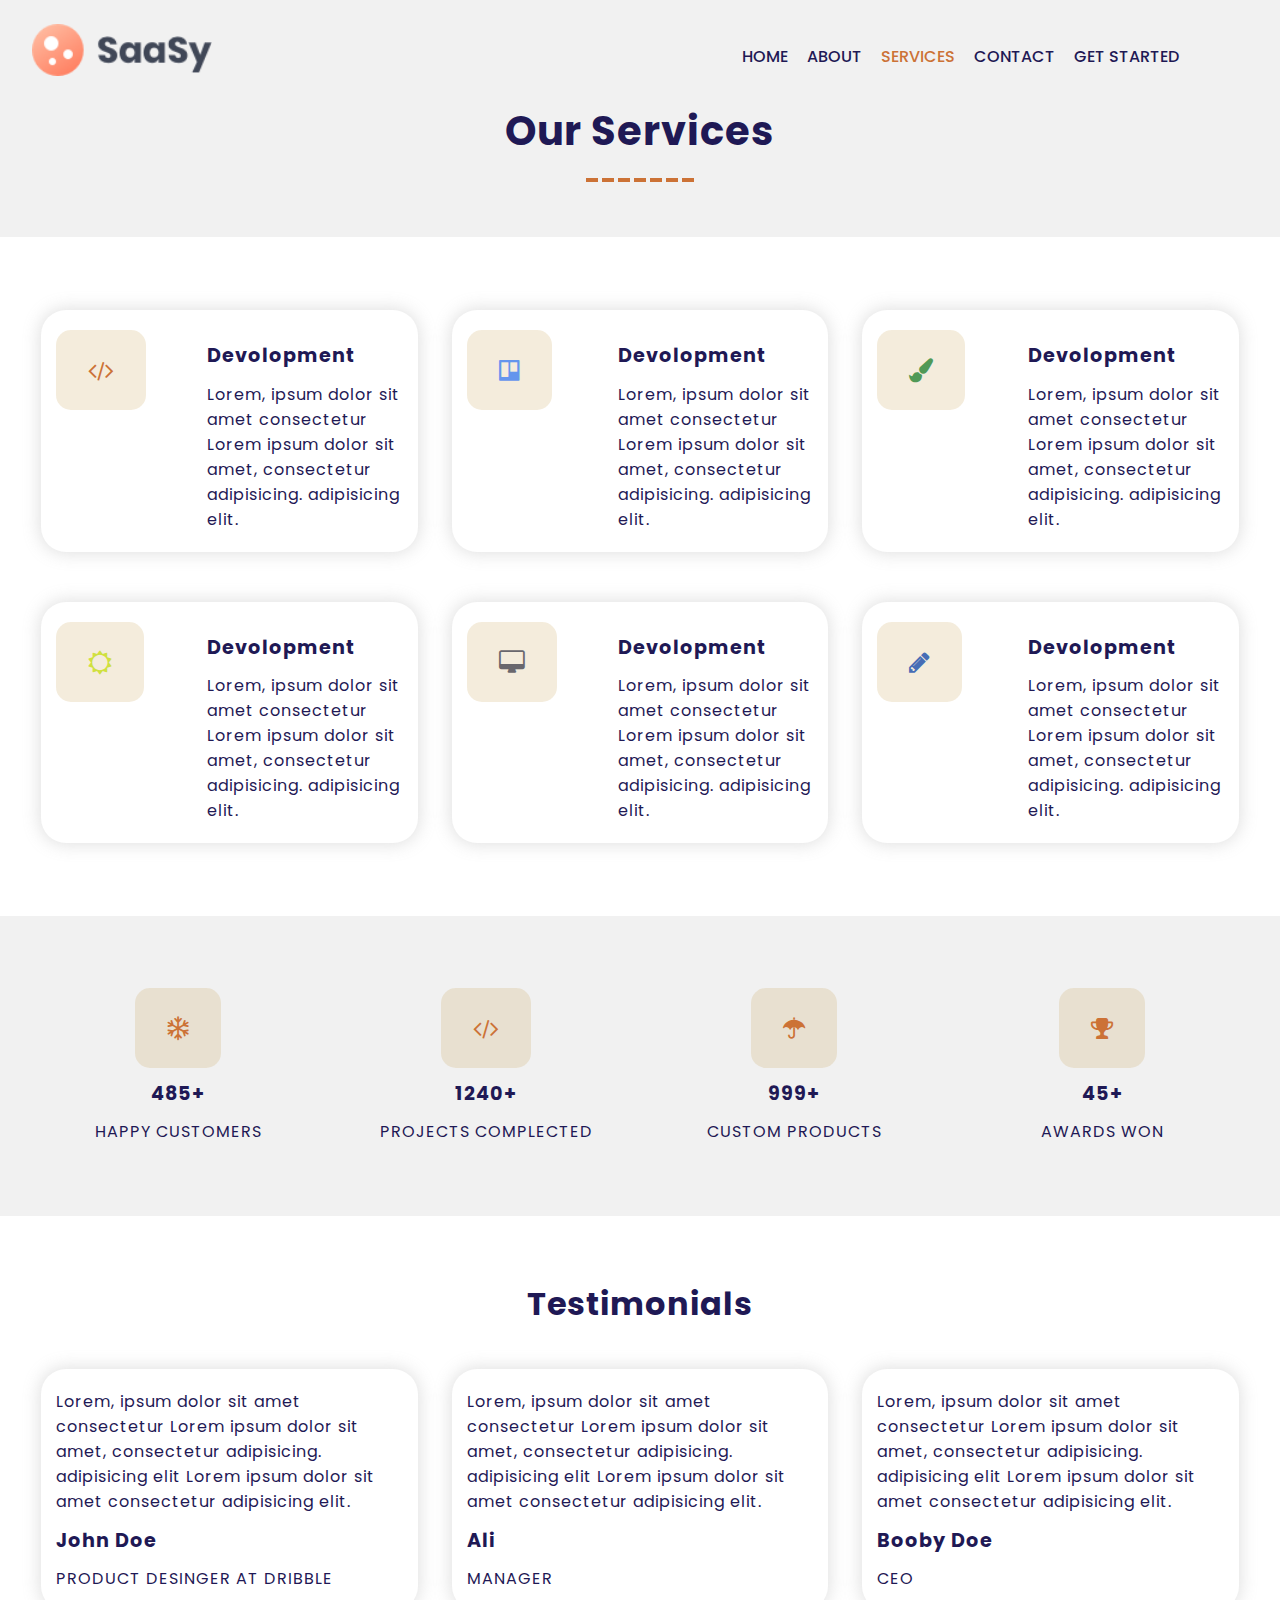
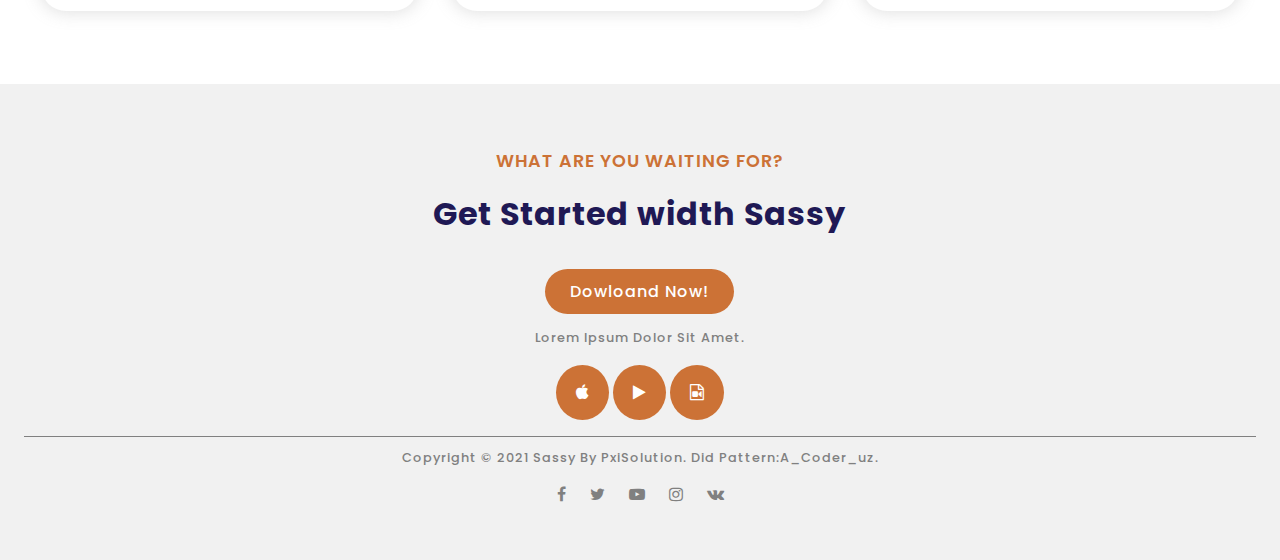
<file: services.html>
<!DOCTYPE html>
<html lang="en">

<head>
    <meta charset="UTF-8">
    <meta http-equiv="X-UA-Compatible" content="IE=edge">
    <meta name="viewport" content="width=device-width, initial-scale=1.0">
    <link rel="preconnect" href="https://fonts.gstatic.com">
    <link
        href="https://fonts.googleapis.com/css2?family=Poppins:ital,wght@0,100;0,200;0,300;0,400;0,500;0,600;0,700;0,800;0,900;1,100;1,200;1,300;1,400;1,500;1,600;1,700&display=swap"
        rel="stylesheet">
    <link rel="stylesheet" href="https://stackpath.bootstrapcdn.com/font-awesome/4.7.0/css/font-awesome.min.css"
        integrity="sha384-wvfXpqpZZVQGK6TAh5PVlGOfQNHSoD2xbE+QkPxCAFlNEevoEH3Sl0sibVcOQVnN" crossorigin="anonymous">
    <link rel="stylesheet" href="css/flex.css">
    <link rel="stylesheet" href="css/style.css">
    <title>Sassy</title>
</head>

<body>
    <header class="header">
        <nav class="header__nav">
            <div class="container-fluid">
                <div class="container">
                    <div class="row">
                        <div class="header__logo start-xs col-md-6 col-lg-6 col-xs-6">
                            <img src="img/site-logo.png" alt="logo">
                        </div>
                        <div class="toogle header__links end-xs col-lg-6 col-xs-6">
                            <input type="checkbox" id="check">
                            <label for="check" class="checkbtn">
                                <i class="fa fa-bars" aria-hidden="true"></i>
                            </label>
                            <ul class="menu">
                                <li><a href="index.html">home</a></li>
                                <li><a href="about.html">about</a></li>
                                <li><a  class="active" href="#">services</a></li>
                                <li><a href="contact.html">contact</a></li>
                                <li><a href="#">get started</a></li>
                            </ul>
                        </div> 
                    </div>
                </div>
            </div>
        </nav>
        <div class="header__title">
            <div class="container-fluid">
                <div class="container">
                    <div class="row center-xs">
                        <div class="col-xs-12 col-md-10">
                            <h1>Our Services</h1>
                            <ul class="header__title_spans">
                                <li class="header__title_spans__li"></li>
                                <li class="header__title_spans__li"></li>
                                <li class="header__title_spans__li"></li>
                                <li class="header__title_spans__li"></li>
                                <li class="header__title_spans__li"></li>
                                <li class="header__title_spans__li"></li>
                                <li class="header__title_spans__li"></li>
                            </ul>
                        </div>
                    </div>
                </div>
            </div>
        </div>
    </header>
    <section class="services">
        <div class="container-fluid">
            <div class="container">
                <div class="row">
                    <div class="services__box col-xs-12 col-sm-6 col-md-4">
                        <div class="row services__box__content between-xs">
                            <div class="col-xs-4">
                                <i class="fa fa-code" aria-hidden="true"></i>
                            </div>
                            <div class="col-xs-7">
                                <h3>Devolopment</h3>
                                <p>
                                    Lorem, ipsum dolor sit amet consectetur Lorem ipsum dolor sit amet, consectetur
                                    adipisicing. adipisicing elit.
                                </p>
                            </div>
                        </div>
                    </div>
                    <div class="services__box col-xs-12 col-sm-6 col-md-4">
                        <div class="row services__box__content between-xs">
                            <div class="col-xs-4">
                                <i class="fa fa-trello" style="color: cornflowerblue;" aria-hidden="true"></i>
                            </div>
                            <div class="col-xs-7">
                                <h3>Devolopment</h3>
                                <p>
                                    Lorem, ipsum dolor sit amet consectetur Lorem ipsum dolor sit amet, consectetur
                                    adipisicing. adipisicing elit.
                                </p>
                            </div>
                        </div>
                    </div>
                    <div class="services__box col-xs-12 col-sm-6 col-md-4">
                        <div class="row services__box__content between-xs">
                            <div class="col-xs-4">
                                <i class="fa fa-paint-brush" style="color: rgb(80, 153, 86);" aria-hidden="true"></i>
                            </div>
                            <div class="col-xs-7">
                                <h3>Devolopment</h3>
                                <p>
                                    Lorem, ipsum dolor sit amet consectetur Lorem ipsum dolor sit amet, consectetur
                                    adipisicing. adipisicing elit.
                                </p>
                            </div>
                        </div>
                    </div>
                    <div class="services__box col-xs-12 col-sm-6 col-md-4">
                        <div class="row services__box__content between-xs">
                            <div class="col-xs-4">
                                <i class="fa fa-sun-o" style="color: rgb(208, 224, 63);" aria-hidden="true"></i>
                            </div>
                            <div class="col-xs-7">
                                <h3>Devolopment</h3>
                                <p>
                                    Lorem, ipsum dolor sit amet consectetur Lorem ipsum dolor sit amet, consectetur
                                    adipisicing. adipisicing elit.
                                </p>
                            </div>
                        </div>
                    </div>
                    <div class="services__box col-xs-12 col-sm-6 col-md-4">
                        <div class="row services__box__content between-xs">
                            <div class="col-xs-4">
                                <i class="fa fa-desktop" style="color: rgb(105, 103, 109);" aria-hidden="true"></i>
                            </div>
                            <div class="col-xs-7">
                                <h3>Devolopment</h3>
                                <p>
                                    Lorem, ipsum dolor sit amet consectetur Lorem ipsum dolor sit amet, consectetur
                                    adipisicing. adipisicing elit.
                                </p>
                            </div>
                        </div>
                    </div>
                    <div class="services__box col-xs-12 col-sm-6 col-md-4">
                        <div class="row services__box__content between-xs">
                            <div class="col-xs-4">
                                <i class="fa fa-pencil" style="color: rgb(70, 109, 182);" aria-hidden="true"></i>
                            </div>
                            <div class="col-xs-7">
                                <h3>Devolopment</h3>
                                <p>
                                    Lorem, ipsum dolor sit amet consectetur Lorem ipsum dolor sit amet, consectetur
                                    adipisicing. adipisicing elit.
                                </p>
                            </div>
                        </div>
                    </div>
                </div>
            </div>
        </div>
    </section>
    <section class="icons">
        <div class="container-fluid">
            <div class="container">
                <div class="row">
                    <div class="icons__pad col-xs-6 col-md-3">
                        <div class="icons__pad__box center-xs">
                            <i class="fa fa-snowflake-o" aria-hidden="true"></i>
                            <h3>485+</h3>
                            <p>Happy Customers</p>
                        </div>
                    </div>
                    <div class="icons__pad col-xs-6 col-md-3">
                        <div class="icons__pad__box center-xs">
                            <i class="fa fa-code" aria-hidden="true"></i>
                            <h3>1240+</h3>
                            <p>Projects Complected</p>
                        </div>
                    </div>
                    <div class="icons__pad col-xs-6 col-md-3">
                        <div class="icons__pad__box center-xs">
                            <i class="fa fa-umbrella" aria-hidden="true"></i>
                            <h3>999+</h3>
                            <p>Custom products</p>
                        </div>
                    </div>
                    <div class="icons__pad col-xs-6 col-md-3">
                        <div class="icons__pad__box center-xs">
                            <i class="fa fa-trophy" aria-hidden="true"></i>
                            <h3>45+</h3>
                            <p>Awards won</p>
                        </div>
                    </div>
                </div>
            </div>
        </div>
    </section>
    <section class="services">
        <div class="container-fluid">
            <div class="container">
                <h2>Testimonials</h2>
                <div class="row center-xs">
                    <div class="services__box col-xs-12 col-md-4">
                        <div class="row services__box__content start-xs">
                            <div class="col-xs-12">
                                <p>
                                    Lorem, ipsum dolor sit amet consectetur Lorem ipsum dolor sit amet, consectetur
                                    adipisicing. adipisicing elit Lorem ipsum dolor sit amet consectetur adipisicing
                                    elit.
                                </p>
                                <h3>John Doe</h3>
                                <p style="text-transform: uppercase;">
                                    product desinger at dribble
                                </p>
                            </div>
                        </div>
                    </div>
                    <div class="services__box col-xs-12 col-md-4">
                        <div class="row services__box__content start-xs">
                            <div class="col-xs-12">
                                <p>
                                    Lorem, ipsum dolor sit amet consectetur Lorem ipsum dolor sit amet, consectetur
                                    adipisicing. adipisicing elit Lorem ipsum dolor sit amet consectetur adipisicing
                                    elit.
                                </p>
                                <h3>Ali</h3>
                                <p style="text-transform: uppercase;">
                                    manager
                                </p>
                            </div>
                        </div>
                    </div>
                    <div class="services__box col-xs-12 col-md-4">
                        <div class="row services__box__content start-xs">
                            <div class="col-xs-12">
                                <p>
                                    Lorem, ipsum dolor sit amet consectetur Lorem ipsum dolor sit amet, consectetur
                                    adipisicing. adipisicing elit Lorem ipsum dolor sit amet consectetur adipisicing
                                    elit.
                                </p>
                                <h3>Booby Doe</h3>
                                <p style="text-transform: uppercase;">
                                    Ceo
                                </p>
                            </div>
                        </div>
                    </div>
                </div>
            </div>
        </div>
    </section>
    <section class="footer">
        <div class="container-fluid">
            <div class="container">
                <div class="row center-xs">
                    <div class="col-xs-10 col-md-8">
                        <span>What are you waiting for?</span>
                        <h2>Get Started width Sassy</h2>
                        <a href="#" class="btn">Dowloand now!</a> <br>
                        <span class="footer__span">
                            Lorem ipsum dolor sit amet.
                        </span>
                        <ul class="footer__brand">
                            <li><a href="#"><i class="fa fa-apple" aria-hidden="true"></i></a></li>
                            <li><a href="#"><i class="fa fa-play" aria-hidden="true"></i></a></li>
                            <li><a href="#"><i class="fa fa-file-video-o" aria-hidden="true"></i></a></li>
                        </ul>
                    </div>
                </div>
                <div class="row footer__links center-xs">
                    <div class="hr"></div>
                    <div class="col-xs-9">
                        <span class="footer__links__span">
                            Copyright &copy; 2021 Sassy by PxiSolution. Did pattern:A_Coder_uz.
                        </span>
                        <ul class="footer__links__ul">
                            <li><a href="#"><i class="fa fa-facebook" aria-hidden="true"></i></a></li>
                            <li><a href="#"><i class="fa fa-twitter" aria-hidden="true"></i></a></li>
                            <li><a href="#"><i class="fa fa-youtube-play" aria-hidden="true"></i></a></li>
                            <li><a href="#"><i class="fa fa-instagram" aria-hidden="true"></i></a></li>
                            <li><a href="#"><i class="fa fa-vk" aria-hidden="true"></i></a></li>
                        </ul>
                    </div>
                </div>
            </div>
        </div>
    </section>
</body>

</html>
</file>
<file: css/flex.css>
.container-fluid,
.container {
  margin-right: auto;
  margin-left: auto;
}

.container-fluid {
  padding-right: 2rem;
  padding-left: 2rem;
}

.row {
  box-sizing: border-box;
  display: -webkit-box;
  display: -ms-flexbox;
  display: flex;
  -webkit-box-flex: 0;
  -ms-flex: 0 1 auto;
  flex: 0 1 auto;
  -webkit-box-orient: horizontal;
  -webkit-box-direction: normal;
  -ms-flex-direction: row;
  flex-direction: row;
  -ms-flex-wrap: wrap;
  flex-wrap: wrap;
  margin-right: -0.5rem;
  margin-left: -0.5rem;
}

.row.reverse {
  -webkit-box-orient: horizontal;
  -webkit-box-direction: reverse;
  -ms-flex-direction: row-reverse;
  flex-direction: row-reverse;
}

.col.reverse {
  -webkit-box-orient: vertical;
  -webkit-box-direction: reverse;
  -ms-flex-direction: column-reverse;
  flex-direction: column-reverse;
}

.col-xs,
.col-xs-1,
.col-xs-2,
.col-xs-3,
.col-xs-4,
.col-xs-5,
.col-xs-6,
.col-xs-7,
.col-xs-8,
.col-xs-9,
.col-xs-10,
.col-xs-11,
.col-xs-12,
.col-xs-offset-0,
.col-xs-offset-1,
.col-xs-offset-2,
.col-xs-offset-3,
.col-xs-offset-4,
.col-xs-offset-5,
.col-xs-offset-6,
.col-xs-offset-7,
.col-xs-offset-8,
.col-xs-offset-9,
.col-xs-offset-10,
.col-xs-offset-11,
.col-xs-offset-12 {
  box-sizing: border-box;
  -webkit-box-flex: 0;
  -ms-flex: 0 0 auto;
  flex: 0 0 auto;
  padding-right: 0.5rem;
  padding-left: 0.5rem;
}

.col-xs {
  -webkit-box-flex: 1;
  -ms-flex-positive: 1;
  flex-grow: 1;
  -ms-flex-preferred-size: 0;
  flex-basis: 0;
  max-width: 100%;
}

.col-xs-1 {
  -ms-flex-preferred-size: 8.33333333%;
  flex-basis: 8.33333333%;
  max-width: 8.33333333%;
}

.col-xs-2 {
  -ms-flex-preferred-size: 16.66666667%;
  flex-basis: 16.66666667%;
  max-width: 16.66666667%;
}

.col-xs-3 {
  -ms-flex-preferred-size: 25%;
  flex-basis: 25%;
  max-width: 25%;
}

.col-xs-4 {
  -ms-flex-preferred-size: 33.33333333%;
  flex-basis: 33.33333333%;
  max-width: 33.33333333%;
}

.col-xs-5 {
  -ms-flex-preferred-size: 41.66666667%;
  flex-basis: 41.66666667%;
  max-width: 41.66666667%;
}

.col-xs-6 {
  -ms-flex-preferred-size: 50%;
  flex-basis: 50%;
  max-width: 50%;
}

.col-xs-7 {
  -ms-flex-preferred-size: 58.33333333%;
  flex-basis: 58.33333333%;
  max-width: 58.33333333%;
}

.col-xs-8 {
  -ms-flex-preferred-size: 66.66666667%;
  flex-basis: 66.66666667%;
  max-width: 66.66666667%;
}

.col-xs-9 {
  -ms-flex-preferred-size: 75%;
  flex-basis: 75%;
  max-width: 75%;
}

.col-xs-10 {
  -ms-flex-preferred-size: 83.33333333%;
  flex-basis: 83.33333333%;
  max-width: 83.33333333%;
}

.col-xs-11 {
  -ms-flex-preferred-size: 91.66666667%;
  flex-basis: 91.66666667%;
  max-width: 91.66666667%;
}

.col-xs-12 {
  -ms-flex-preferred-size: 100%;
  flex-basis: 100%;
  max-width: 100%;
}

.col-xs-offset-0 {
  margin-left: 0;
}

.col-xs-offset-1 {
  margin-left: 8.33333333%;
}

.col-xs-offset-2 {
  margin-left: 16.66666667%;
}

.col-xs-offset-3 {
  margin-left: 25%;
}

.col-xs-offset-4 {
  margin-left: 33.33333333%;
}

.col-xs-offset-5 {
  margin-left: 41.66666667%;
}

.col-xs-offset-6 {
  margin-left: 50%;
}

.col-xs-offset-7 {
  margin-left: 58.33333333%;
}

.col-xs-offset-8 {
  margin-left: 66.66666667%;
}

.col-xs-offset-9 {
  margin-left: 75%;
}

.col-xs-offset-10 {
  margin-left: 83.33333333%;
}

.col-xs-offset-11 {
  margin-left: 91.66666667%;
}

.start-xs {
  -webkit-box-pack: start;
  -ms-flex-pack: start;
  justify-content: flex-start;
  text-align: start;
}

.center-xs {
  -webkit-box-pack: center;
  -ms-flex-pack: center;
  justify-content: center;
  text-align: center;
}

.end-xs {
  -webkit-box-pack: end;
  -ms-flex-pack: end;
  justify-content: flex-end;
  text-align: end;
}

.top-xs {
  -webkit-box-align: start;
  -ms-flex-align: start;
  align-items: flex-start;
}

.middle-xs {
  -webkit-box-align: center;
  -ms-flex-align: center;
  align-items: center;
}

.bottom-xs {
  -webkit-box-align: end;
  -ms-flex-align: end;
  align-items: flex-end;
}

.around-xs {
  -ms-flex-pack: distribute;
  justify-content: space-around;
}

.between-xs {
  -webkit-box-pack: justify;
  -ms-flex-pack: justify;
  justify-content: space-between;
}

.first-xs {
  -webkit-box-ordinal-group: 0;
  -ms-flex-order: -1;
  order: -1;
}

.last-xs {
  -webkit-box-ordinal-group: 2;
  -ms-flex-order: 1;
  order: 1;
}

@media only screen and (min-width: 48em) {
  .container {
    width: 49rem;
  }

  .col-sm,
  .col-sm-1,
  .col-sm-2,
  .col-sm-3,
  .col-sm-4,
  .col-sm-5,
  .col-sm-6,
  .col-sm-7,
  .col-sm-8,
  .col-sm-9,
  .col-sm-10,
  .col-sm-11,
  .col-sm-12,
  .col-sm-offset-0,
  .col-sm-offset-1,
  .col-sm-offset-2,
  .col-sm-offset-3,
  .col-sm-offset-4,
  .col-sm-offset-5,
  .col-sm-offset-6,
  .col-sm-offset-7,
  .col-sm-offset-8,
  .col-sm-offset-9,
  .col-sm-offset-10,
  .col-sm-offset-11,
  .col-sm-offset-12 {
    box-sizing: border-box;
    -webkit-box-flex: 0;
    -ms-flex: 0 0 auto;
    flex: 0 0 auto;
    padding-right: 0.5rem;
    padding-left: 0.5rem;
  }

  .col-sm {
    -webkit-box-flex: 1;
    -ms-flex-positive: 1;
    flex-grow: 1;
    -ms-flex-preferred-size: 0;
    flex-basis: 0;
    max-width: 100%;
  }

  .col-sm-1 {
    -ms-flex-preferred-size: 8.33333333%;
    flex-basis: 8.33333333%;
    max-width: 8.33333333%;
  }

  .col-sm-2 {
    -ms-flex-preferred-size: 16.66666667%;
    flex-basis: 16.66666667%;
    max-width: 16.66666667%;
  }

  .col-sm-3 {
    -ms-flex-preferred-size: 25%;
    flex-basis: 25%;
    max-width: 25%;
  }

  .col-sm-4 {
    -ms-flex-preferred-size: 33.33333333%;
    flex-basis: 33.33333333%;
    max-width: 33.33333333%;
  }

  .col-sm-5 {
    -ms-flex-preferred-size: 41.66666667%;
    flex-basis: 41.66666667%;
    max-width: 41.66666667%;
  }

  .col-sm-6 {
    -ms-flex-preferred-size: 50%;
    flex-basis: 50%;
    max-width: 50%;
  }

  .col-sm-7 {
    -ms-flex-preferred-size: 58.33333333%;
    flex-basis: 58.33333333%;
    max-width: 58.33333333%;
  }

  .col-sm-8 {
    -ms-flex-preferred-size: 66.66666667%;
    flex-basis: 66.66666667%;
    max-width: 66.66666667%;
  }

  .col-sm-9 {
    -ms-flex-preferred-size: 75%;
    flex-basis: 75%;
    max-width: 75%;
  }

  .col-sm-10 {
    -ms-flex-preferred-size: 83.33333333%;
    flex-basis: 83.33333333%;
    max-width: 83.33333333%;
  }

  .col-sm-11 {
    -ms-flex-preferred-size: 91.66666667%;
    flex-basis: 91.66666667%;
    max-width: 91.66666667%;
  }

  .col-sm-12 {
    -ms-flex-preferred-size: 100%;
    flex-basis: 100%;
    max-width: 100%;
  }

  .col-sm-offset-0 {
    margin-left: 0;
  }

  .col-sm-offset-1 {
    margin-left: 8.33333333%;
  }

  .col-sm-offset-2 {
    margin-left: 16.66666667%;
  }

  .col-sm-offset-3 {
    margin-left: 25%;
  }

  .col-sm-offset-4 {
    margin-left: 33.33333333%;
  }

  .col-sm-offset-5 {
    margin-left: 41.66666667%;
  }

  .col-sm-offset-6 {
    margin-left: 50%;
  }

  .col-sm-offset-7 {
    margin-left: 58.33333333%;
  }

  .col-sm-offset-8 {
    margin-left: 66.66666667%;
  }

  .col-sm-offset-9 {
    margin-left: 75%;
  }

  .col-sm-offset-10 {
    margin-left: 83.33333333%;
  }

  .col-sm-offset-11 {
    margin-left: 91.66666667%;
  }

  .start-sm {
    -webkit-box-pack: start;
    -ms-flex-pack: start;
    justify-content: flex-start;
    text-align: start;
  }

  .center-sm {
    -webkit-box-pack: center;
    -ms-flex-pack: center;
    justify-content: center;
    text-align: center;
  }

  .end-sm {
    -webkit-box-pack: end;
    -ms-flex-pack: end;
    justify-content: flex-end;
    text-align: end;
  }

  .top-sm {
    -webkit-box-align: start;
    -ms-flex-align: start;
    align-items: flex-start;
  }

  .middle-sm {
    -webkit-box-align: center;
    -ms-flex-align: center;
    align-items: center;
  }

  .bottom-sm {
    -webkit-box-align: end;
    -ms-flex-align: end;
    align-items: flex-end;
  }

  .around-sm {
    -ms-flex-pack: distribute;
    justify-content: space-around;
  }

  .between-sm {
    -webkit-box-pack: justify;
    -ms-flex-pack: justify;
    justify-content: space-between;
  }

  .first-sm {
    -webkit-box-ordinal-group: 0;
    -ms-flex-order: -1;
    order: -1;
  }

  .last-sm {
    -webkit-box-ordinal-group: 2;
    -ms-flex-order: 1;
    order: 1;
  }
}

@media only screen and (min-width: 64em) {
  .container {
    width: 65rem;
  }

  .col-md,
  .col-md-1,
  .col-md-2,
  .col-md-3,
  .col-md-4,
  .col-md-5,
  .col-md-6,
  .col-md-7,
  .col-md-8,
  .col-md-9,
  .col-md-10,
  .col-md-11,
  .col-md-12,
  .col-md-offset-0,
  .col-md-offset-1,
  .col-md-offset-2,
  .col-md-offset-3,
  .col-md-offset-4,
  .col-md-offset-5,
  .col-md-offset-6,
  .col-md-offset-7,
  .col-md-offset-8,
  .col-md-offset-9,
  .col-md-offset-10,
  .col-md-offset-11,
  .col-md-offset-12 {
    box-sizing: border-box;
    -webkit-box-flex: 0;
    -ms-flex: 0 0 auto;
    flex: 0 0 auto;
    padding-right: 0.5rem;
    padding-left: 0.5rem;
  }

  .col-md {
    -webkit-box-flex: 1;
    -ms-flex-positive: 1;
    flex-grow: 1;
    -ms-flex-preferred-size: 0;
    flex-basis: 0;
    max-width: 100%;
  }

  .col-md-1 {
    -ms-flex-preferred-size: 8.33333333%;
    flex-basis: 8.33333333%;
    max-width: 8.33333333%;
  }

  .col-md-2 {
    -ms-flex-preferred-size: 16.66666667%;
    flex-basis: 16.66666667%;
    max-width: 16.66666667%;
  }

  .col-md-3 {
    -ms-flex-preferred-size: 25%;
    flex-basis: 25%;
    max-width: 25%;
  }

  .col-md-4 {
    -ms-flex-preferred-size: 33.33333333%;
    flex-basis: 33.33333333%;
    max-width: 33.33333333%;
  }

  .col-md-5 {
    -ms-flex-preferred-size: 41.66666667%;
    flex-basis: 41.66666667%;
    max-width: 41.66666667%;
  }

  .col-md-6 {
    -ms-flex-preferred-size: 50%;
    flex-basis: 50%;
    max-width: 50%;
  }

  .col-md-7 {
    -ms-flex-preferred-size: 58.33333333%;
    flex-basis: 58.33333333%;
    max-width: 58.33333333%;
  }

  .col-md-8 {
    -ms-flex-preferred-size: 66.66666667%;
    flex-basis: 66.66666667%;
    max-width: 66.66666667%;
  }

  .col-md-9 {
    -ms-flex-preferred-size: 75%;
    flex-basis: 75%;
    max-width: 75%;
  }

  .col-md-10 {
    -ms-flex-preferred-size: 83.33333333%;
    flex-basis: 83.33333333%;
    max-width: 83.33333333%;
  }

  .col-md-11 {
    -ms-flex-preferred-size: 91.66666667%;
    flex-basis: 91.66666667%;
    max-width: 91.66666667%;
  }

  .col-md-12 {
    -ms-flex-preferred-size: 100%;
    flex-basis: 100%;
    max-width: 100%;
  }

  .col-md-offset-0 {
    margin-left: 0;
  }

  .col-md-offset-1 {
    margin-left: 8.33333333%;
  }

  .col-md-offset-2 {
    margin-left: 16.66666667%;
  }

  .col-md-offset-3 {
    margin-left: 25%;
  }

  .col-md-offset-4 {
    margin-left: 33.33333333%;
  }

  .col-md-offset-5 {
    margin-left: 41.66666667%;
  }

  .col-md-offset-6 {
    margin-left: 50%;
  }

  .col-md-offset-7 {
    margin-left: 58.33333333%;
  }

  .col-md-offset-8 {
    margin-left: 66.66666667%;
  }

  .col-md-offset-9 {
    margin-left: 75%;
  }

  .col-md-offset-10 {
    margin-left: 83.33333333%;
  }

  .col-md-offset-11 {
    margin-left: 91.66666667%;
  }

  .start-md {
    -webkit-box-pack: start;
    -ms-flex-pack: start;
    justify-content: flex-start;
    text-align: start;
  }

  .center-md {
    -webkit-box-pack: center;
    -ms-flex-pack: center;
    justify-content: center;
    text-align: center;
  }

  .end-md {
    -webkit-box-pack: end;
    -ms-flex-pack: end;
    justify-content: flex-end;
    text-align: end;
  }

  .top-md {
    -webkit-box-align: start;
    -ms-flex-align: start;
    align-items: flex-start;
  }

  .middle-md {
    -webkit-box-align: center;
    -ms-flex-align: center;
    align-items: center;
  }

  .bottom-md {
    -webkit-box-align: end;
    -ms-flex-align: end;
    align-items: flex-end;
  }

  .around-md {
    -ms-flex-pack: distribute;
    justify-content: space-around;
  }

  .between-md {
    -webkit-box-pack: justify;
    -ms-flex-pack: justify;
    justify-content: space-between;
  }

  .first-md {
    -webkit-box-ordinal-group: 0;
    -ms-flex-order: -1;
    order: -1;
  }

  .last-md {
    -webkit-box-ordinal-group: 2;
    -ms-flex-order: 1;
    order: 1;
  }
}

@media only screen and (min-width: 75em) {
  .container {
    width: 76rem;
  }

  .col-lg,
  .col-lg-1,
  .col-lg-2,
  .col-lg-3,
  .col-lg-4,
  .col-lg-5,
  .col-lg-6,
  .col-lg-7,
  .col-lg-8,
  .col-lg-9,
  .col-lg-10,
  .col-lg-11,
  .col-lg-12,
  .col-lg-offset-0,
  .col-lg-offset-1,
  .col-lg-offset-2,
  .col-lg-offset-3,
  .col-lg-offset-4,
  .col-lg-offset-5,
  .col-lg-offset-6,
  .col-lg-offset-7,
  .col-lg-offset-8,
  .col-lg-offset-9,
  .col-lg-offset-10,
  .col-lg-offset-11,
  .col-lg-offset-12 {
    box-sizing: border-box;
    -webkit-box-flex: 0;
    -ms-flex: 0 0 auto;
    flex: 0 0 auto;
    padding-right: 0.5rem;
    padding-left: 0.5rem;
  }

  .col-lg {
    -webkit-box-flex: 1;
    -ms-flex-positive: 1;
    flex-grow: 1;
    -ms-flex-preferred-size: 0;
    flex-basis: 0;
    max-width: 100%;
  }

  .col-lg-1 {
    -ms-flex-preferred-size: 8.33333333%;
    flex-basis: 8.33333333%;
    max-width: 8.33333333%;
  }

  .col-lg-2 {
    -ms-flex-preferred-size: 16.66666667%;
    flex-basis: 16.66666667%;
    max-width: 16.66666667%;
  }

  .col-lg-3 {
    -ms-flex-preferred-size: 25%;
    flex-basis: 25%;
    max-width: 25%;
  }

  .col-lg-4 {
    -ms-flex-preferred-size: 33.33333333%;
    flex-basis: 33.33333333%;
    max-width: 33.33333333%;
  }

  .col-lg-5 {
    -ms-flex-preferred-size: 41.66666667%;
    flex-basis: 41.66666667%;
    max-width: 41.66666667%;
  }

  .col-lg-6 {
    -ms-flex-preferred-size: 50%;
    flex-basis: 50%;
    max-width: 50%;
  }

  .col-lg-7 {
    -ms-flex-preferred-size: 58.33333333%;
    flex-basis: 58.33333333%;
    max-width: 58.33333333%;
  }

  .col-lg-8 {
    -ms-flex-preferred-size: 66.66666667%;
    flex-basis: 66.66666667%;
    max-width: 66.66666667%;
  }

  .col-lg-9 {
    -ms-flex-preferred-size: 75%;
    flex-basis: 75%;
    max-width: 75%;
  }

  .col-lg-10 {
    -ms-flex-preferred-size: 83.33333333%;
    flex-basis: 83.33333333%;
    max-width: 83.33333333%;
  }

  .col-lg-11 {
    -ms-flex-preferred-size: 91.66666667%;
    flex-basis: 91.66666667%;
    max-width: 91.66666667%;
  }

  .col-lg-12 {
    -ms-flex-preferred-size: 100%;
    flex-basis: 100%;
    max-width: 100%;
  }

  .col-lg-offset-0 {
    margin-left: 0;
  }

  .col-lg-offset-1 {
    margin-left: 8.33333333%;
  }

  .col-lg-offset-2 {
    margin-left: 16.66666667%;
  }

  .col-lg-offset-3 {
    margin-left: 25%;
  }

  .col-lg-offset-4 {
    margin-left: 33.33333333%;
  }

  .col-lg-offset-5 {
    margin-left: 41.66666667%;
  }

  .col-lg-offset-6 {
    margin-left: 50%;
  }

  .col-lg-offset-7 {
    margin-left: 58.33333333%;
  }

  .col-lg-offset-8 {
    margin-left: 66.66666667%;
  }

  .col-lg-offset-9 {
    margin-left: 75%;
  }

  .col-lg-offset-10 {
    margin-left: 83.33333333%;
  }

  .col-lg-offset-11 {
    margin-left: 91.66666667%;
  }

  .start-lg {
    -webkit-box-pack: start;
    -ms-flex-pack: start;
    justify-content: flex-start;
    text-align: start;
  }

  .center-lg {
    -webkit-box-pack: center;
    -ms-flex-pack: center;
    justify-content: center;
    text-align: center;
  }

  .end-lg {
    -webkit-box-pack: end;
    -ms-flex-pack: end;
    justify-content: flex-end;
    text-align: end;
  }

  .top-lg {
    -webkit-box-align: start;
    -ms-flex-align: start;
    align-items: flex-start;
  }

  .middle-lg {
    -webkit-box-align: center;
    -ms-flex-align: center;
    align-items: center;
  }

  .bottom-lg {
    -webkit-box-align: end;
    -ms-flex-align: end;
    align-items: flex-end;
  }

  .around-lg {
    -ms-flex-pack: distribute;
    justify-content: space-around;
  }

  .between-lg {
    -webkit-box-pack: justify;
    -ms-flex-pack: justify;
    justify-content: space-between;
  }

  .first-lg {
    -webkit-box-ordinal-group: 0;
    -ms-flex-order: -1;
    order: -1;
  }

  .last-lg {
    -webkit-box-ordinal-group: 2;
    -ms-flex-order: 1;
    order: 1;
  }
}
</file>
<file: css/style.css>
* {
  margin: 0;
  padding: 0;
  box-sizing: border-box;
  font-family: 'Poppins', sans-serif;
}

h1 {
  padding: 0;
  margin: 1.1rem 0;
  font-size: 2.5rem;
  letter-spacing: 1px;
  color: #1f1955;
}

h2 {
  padding: 0;
  margin: 1rem 0;
  font-size: 2rem;
  letter-spacing: 1px;
  color: #1f1955;
}

h3 {
  padding: 0;
  margin: .7rem 0;
  font-size: 1.2rem;
  letter-spacing: 1px;
  color: #1f1955;
}

p {
  font-size: 1rem;
  letter-spacing: 1px;
  color: #1f1955;
}

img {
  width: 100%;
}

li {
  list-style: none;
  display: inline-block;
  padding: 17px 0;
  line-height: 25px;
}

a {
  text-decoration: none;
}

a.btn {
  margin: 15px 0 10px 0;
  color: #fff;
  font-weight: 500;
  padding: 10px 25px;
  letter-spacing: 1px;
  border-radius: 25px;
  text-decoration: none;
  display: inline-block;
  text-transform: capitalize;
  background-color: #cc7236;
  transition: all 0.3s cubic-bezier(0.85, 0.01, 0.4, 0.89);
}

a.btn:hover {
  color: #cc7236;
  background: none;
}

a.active {
  color: #cc7236 !important;
}

.toogle input {
  opacity: 0;
}

.toogle label {
  font-size: 1rem;
  color: #141414;
  float: right;
  line-height: 20px;
  cursor: pointer;
}

input:checked ~ ul {
  left: 0;
}

.header {
  width: 100%;
  padding: 1.5rem 0 2rem 0;
  background-color: #f1f1f1;
}

.header__logo img {
  width: 50%;
}

.header__links {
  z-index: 1;
}

.header__links ul {
  position: fixed;
  width: 100%;
  height: 100vh;
  top: 80px;
  left: -100%;
  text-align: center;
  transition: all .5s;
  display: block;
  background-color: #7e96c4;
  z-index: 10;
}

.header__links ul li {
  margin-right: 15px;
  text-transform: uppercase;
  transition: color .2s ease;
  font-weight: 500;
  display: block;
}

.header__links ul a {
  color: #1f1955;
}

.header__links ul li:hover a {
  color: #cc7236;
}

.header__banner {
  padding: 1rem 0;
}

.header__banner span {
  color: #cc7236;
  font-weight: 500;
  position: relative;
  margin-top: 1rem;
}

.header__banner__buttons {
  position: relative;
  margin: 2rem 0;
}

.header__banner__buttons a:nth-child(2) {
  margin-left: .2rem;
  color: #1f1955;
  font-weight: 500;
}

.header__banner__buttons a:nth-child(2) i {
  position: relative;
  transform: translateY(1px);
  margin-right: 3px;
  border-radius: 50%;
  box-sizing: border-box;
  color: #1f1955;
}

.header__banner__img {
  width: 80%;
}

.brand {
  display: none;
}

.key {
  width: 100%;
  padding: 2.5rem 0 3.5rem 0;
}

.key__qator {
  padding-top: 4rem;
}

.key__box {
  padding-left: 10px;
  padding-right: 10px;
}

.key__box__content {
  width: 70%;
  padding: 20px;
  margin-bottom: 1.5rem;
  position: relative;
  text-align: center;
  transform: translateX(21%);
  border-radius: 25px;
  box-shadow: 0 0 39px 1px rgba(173, 173, 173, 0.315);
}

.key__box__content__icon {
  width: 70px;
  height: 65px;
  display: inline-block;
  border-radius: 20px;
  background-color: rgba(158, 158, 158, 0.438);
}

.key__box__content__icon i {
  line-height: 65px;
  text-align: center;
  font-size: 2rem;
  color: #cc7236;
}

.app {
  padding: 4rem 0 12rem 0;
  background-color: #f1f1f1;
}

.app a {
  padding: 30px 40px;
  border-radius: 50%;
  position: absolute;
  transform: translate(-50px, 25px);
  background-color: #cc7236;
  color: #fff;
  text-align: center;
}

.app a i {
  font-size: 1.5rem;
  line-height: 30px;
}

.marketing {
  padding: 3rem 0 6.5rem 0;
}

.marketing__numbers {
  display: flex;
  justify-content: space-around;
  color: #1f1955;
}

.marketing__numbers span {
  font-size: 1.5rem;
  font-weight: 600;
  text-align: center;
}

.marketing__numbers p {
  font-size: .8rem;
  text-transform: uppercase;
  letter-spacing: 0;
}

.marketing__img {
  width: 700px;
}

.marketing__grid {
  padding: 20px 0;
  display: grid;
  grid-template-columns: repeat(1, 1fr);
  grid-template-rows: repeat(2, 380px);
}

.marketing__grid__text {
  grid-column: 1/2;
  grid-row: 1/2;
}

.marketing__grid__text a {
  position: absolute;
}

.marketing__grid__img {
  grid-column: 1/2;
  grid-row: 2/3;
}

.saying {
  background-color: #f1f1f1;
  padding: 3rem 0;
  margin-top: 4.5rem;
}

.saying__icon {
  width: 100%;
  text-align: center;
}

.saying__icon i {
  padding: 35px 40px;
  line-height: 35px;
  border-radius: 25px;
  background-color: rgba(240, 181, 114, 0.329);
  color: #cc7236;
  font-size: 2rem;
}

.saying__box__text {
  padding: 20px 0;
}

.saying__box__text span {
  text-transform: uppercase;
  color: #1f1955;
  letter-spacing: 1px;
  margin-top: -7px;
  font-size: .6rem;
}

.questions {
  padding: 4rem 0;
}

.questions__box {
  padding: 1.5rem;
  margin-top: 2rem;
  border-radius: 25px;
  box-shadow: 0 0 39px 1px rgba(173, 173, 173, 0.315);
}

.footer {
  background-color: #f1f1f1;
  padding: 4rem 0 1rem 0;
}

.footer span {
  font-size: 1.1rem;
  color: #cc7236;
  letter-spacing: 1px;
  font-weight: 600;
  text-transform: uppercase;
}

.footer span.footer__span {
  color: grey;
  text-transform: capitalize;
  font-size: .8rem;
  font-weight: 500;
}

.footer__brand {
  margin-top: 1rem;
}

.footer__brand li {
  padding: 15px 20px;
  background-color: #cc7236;
  border-radius: 50%;
}

.footer__brand li a {
  color: #fff;
  text-decoration: none;
}

.footer .hr {
  top: 0;
  left: 0;
  height: 1px;
  width: 100%;
  margin-top: 1rem;
  background-color: gray;
  position: absolute;
}

.footer__links {
  padding: 1.5rem 0;
  position: relative;
}

.footer__links span.footer__links__span {
  color: grey;
  text-transform: capitalize;
  font-size: .8rem;
  font-weight: 500;
}

.footer__links__ul li {
  padding: 13px 10px;
}

.footer__links__ul li a {
  color: gray;
}

.header__title_spans li {
  display: inline-block;
  margin-bottom: 1rem;
  padding: 2px 6px;
  background-color: #cc7236;
}

.digital {
  padding: 3rem 0 4.5rem 0;
}

.digital__img img {
  border-radius: 10px;
}

.digital__text {
  padding: 0 20px;
}

.digital .progress {
  display: flex;
  width: 100%;
  height: 1rem;
  overflow: hidden;
  border-radius: .5rem;
  background-color: #dbdbdb;
}

.digital .progress__bar__one {
  width: 90%;
  background-color: #cc7236;
}

.digital .progress__bar__two {
  width: 97%;
  background-color: #4e724e;
}

.digital .progress__bar__tree {
  width: 80%;
  background-color: yellow;
}

.icons {
  padding: 4rem 0;
  background-color: #f1f1f1;
}

.icons__pad {
  padding: .5rem 1rem;
}

.icons__pad__box {
  text-align: center;
}

.icons__pad__box i {
  color: #cc7236;
  font-size: 1.5rem;
  text-align: center;
  line-height: 40px;
  background-color: rgba(202, 159, 78, 0.2);
  border-radius: 15px;
  padding: 20px 32px;
}

.icons__pad__box p {
  text-transform: uppercase;
}

.team {
  padding: 2.7rem 0;
}

.team__box {
  padding: 1.5rem 1rem;
}

.team__box__content {
  border-radius: 20px;
  box-shadow: 0 0 13px 1px rgba(173, 173, 173, 0.384);
}

.team__box__content img {
  border-top-left-radius: 20px;
  border-top-right-radius: 20px;
}

.team__box__content p {
  color: gray;
  text-transform: uppercase;
  font-size: .8rem;
  letter-spacing: 0;
}

.team__box__content__ul li {
  padding: 5px;
}

.team__box__content__ul li a i {
  color: gray;
}

.services {
  padding: 3rem 0;
}

.services h2 {
  text-align: center;
}

.services__box {
  padding: 25px;
}

.services__box__content {
  padding: 20px 7px;
  border-radius: 25px;
  box-shadow: 0 0 17px 1px rgba(150, 149, 149, 0.315);
}

.services__box__content i {
  color: #cc7236;
  font-size: 1.5rem;
  text-align: center;
  line-height: 40px;
  background-color: rgba(202, 159, 78, 0.2);
  border-radius: 15px;
  padding: 20px 32px;
}

.services__box__content i:nth-child(2) {
  color: blue;
}

.sign {
  background-color: #fff;
}

.sign__box {
  padding: 1rem 0;
}

.sign__box p {
  color: gray;
}

.sign__box__content {
  border-radius: 25px;
  box-shadow: 0 0 17px 1px rgba(150, 149, 149, 0.315);
  padding: 20px 20px 0 20px;
  display: flex;
  flex-direction: column;
  margin: 1rem 0;
}

.sign__box__content label {
  width: 100%;
  margin: 1rem 0;
}

.sign__box__content label input {
  width: 100%;
  border: none;
  border-bottom: 2px solid gray;
  color: gray;
  outline: none;
  font-weight: 500;
}

.sign__box__content textarea {
  border: none;
  width: 100%;
  height: 30%;
  border-bottom: 2px solid gray;
  outline: none;
  color: gray;
  font-size: .9rem;
  font-weight: 400;
}

@media only screen and (min-width: 48em) {
  .header__banner__buttons a:nth-child(2) {
    margin-left: 2rem;
  }
  .marketing {
    padding: 3rem 0 14rem 0;
  }
  .toogle label {
    line-height: 60px;
  }
}

@media only screen and (min-width: 64em) {
  #check {
    display: none;
  }
  .checkbtn {
    display: none;
  }
  .header__logo img {
    width: 30%;
  }
  .header__links ul {
    position: relative;
    width: 100%;
    height: 100%;
    top: 3px;
    left: 20px;
    text-align: center;
    transition: all .1s;
    background: none;
  }
  .header__links ul li {
    display: inline-block;
  }
  .brand {
    display: block;
    width: 100%;
    padding: 2.5rem 0 2rem 0;
    text-align: center;
  }
  .brand p {
    margin: auto;
    text-align: center;
    width: 70%;
    padding-bottom: 1.7rem;
  }
  .brand__img {
    margin-bottom: 1rem;
  }
  .brand img {
    width: 70%;
    text-align: center;
  }
  .key__qator {
    padding-top: 6rem;
  }
  .key__box__content {
    width: 100%;
    transform: translateX(0);
  }
  .key__box__content:nth-child(2) {
    transform: translateY(-20px);
  }
  .marketing {
    padding: 2rem 0;
  }
  .marketing__grid {
    grid-template-columns: repeat(2, 500px);
    grid-template-rows: repeat(1, 500px);
    grid-gap: 25px;
  }
  .marketing__grid__img {
    grid-column: 1/2;
    grid-row: 1/2;
  }
  .marketing__grid__img img {
    width: 500px;
  }
  .marketing__grid__text {
    grid-column: 2/3;
    grid-row: 1/2;
  }
  .marketing__grid__text__main {
    width: 500px;
  }
  .saying {
    margin-top: 0;
  }
  .saying__box__text {
    padding: 0 20px;
  }
}

@media only screen and (min-width: 75em) {
  .brand__img {
    margin-bottom: .5rem;
  }
  .brand img {
    width: 90%;
  }
  .marketing__grid {
    grid-template-columns: repeat(2, 550px);
    grid-template-rows: repeat(1, 500px);
    grid-gap: 25px;
  }
  .marketing__grid__img {
    grid-column: 1/2;
    grid-row: 1/2;
  }
  .marketing__grid__img img {
    width: 550px;
  }
  .marketing__grid__text {
    grid-column: 2/3;
    grid-row: 1/2;
  }
  .marketing__grid__text__main {
    width: 650px;
  }
}
/*# sourceMappingURL=style.css.map */
</file>
